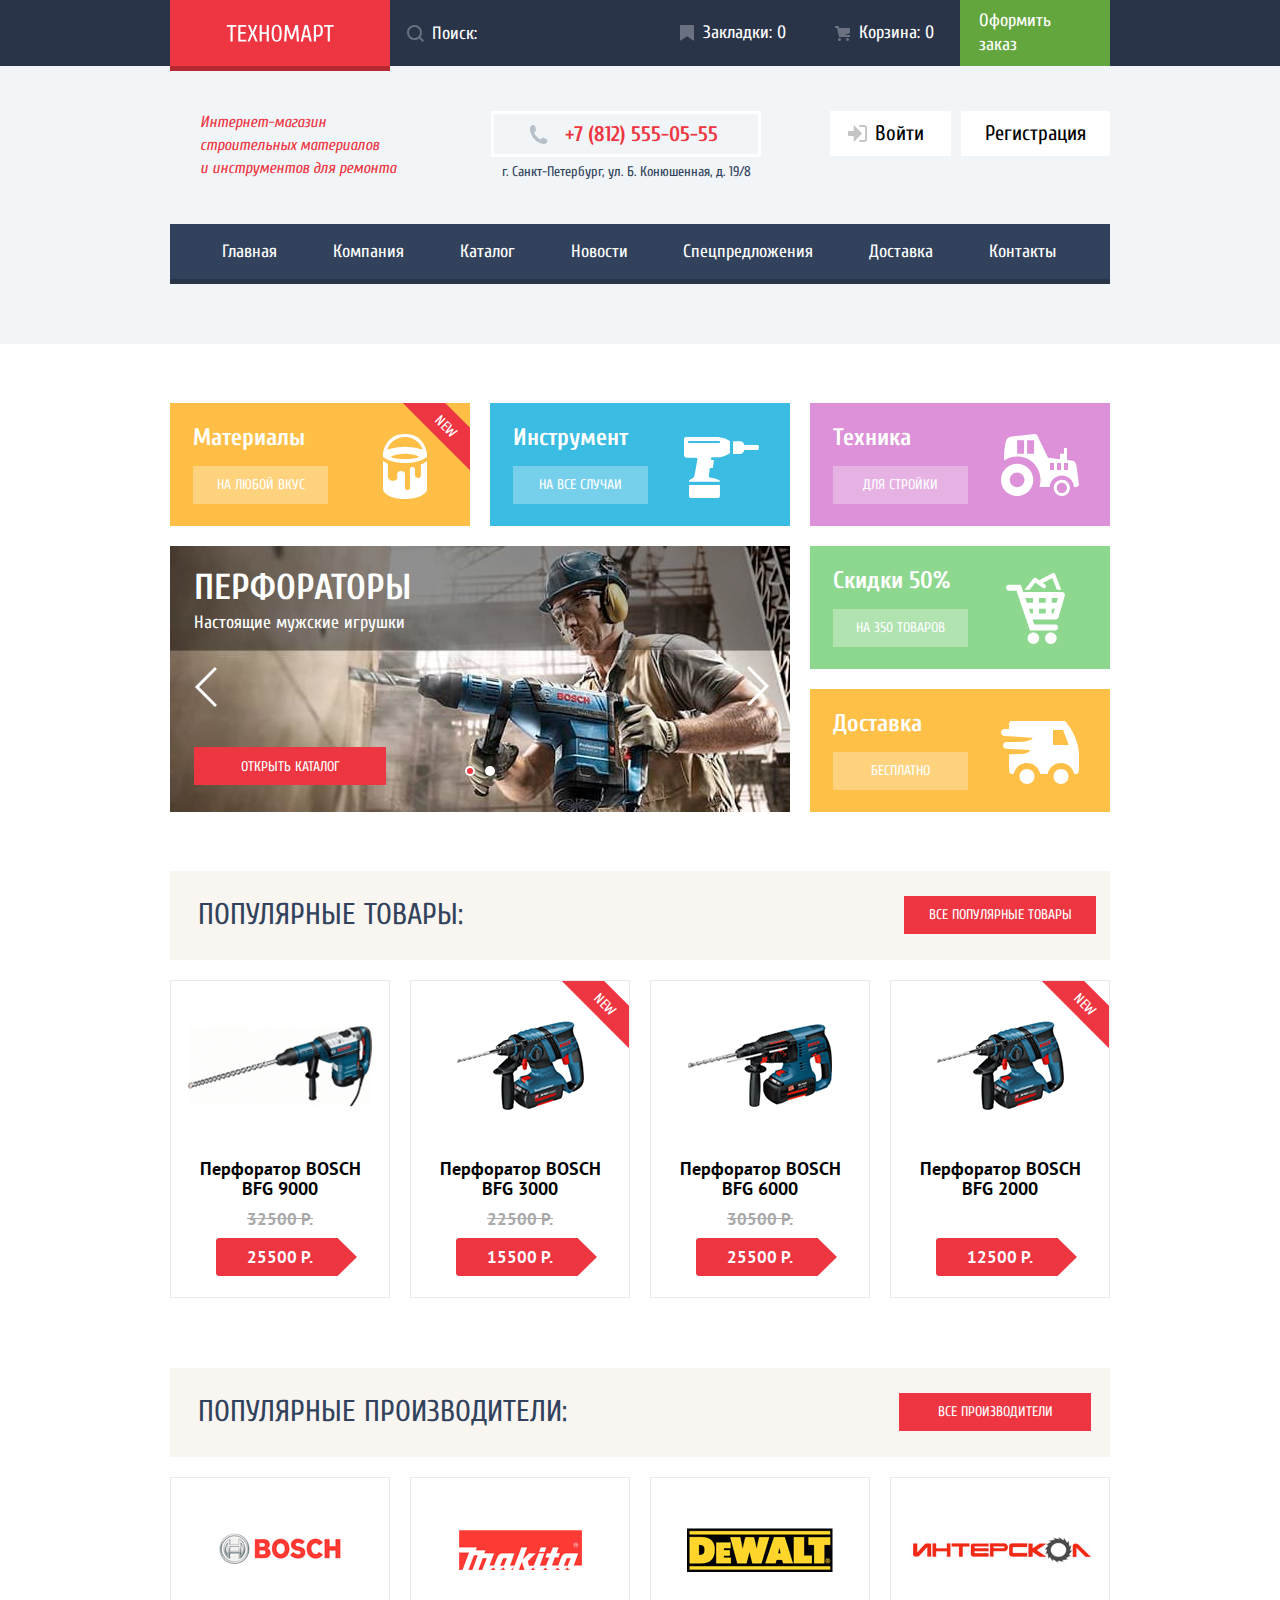
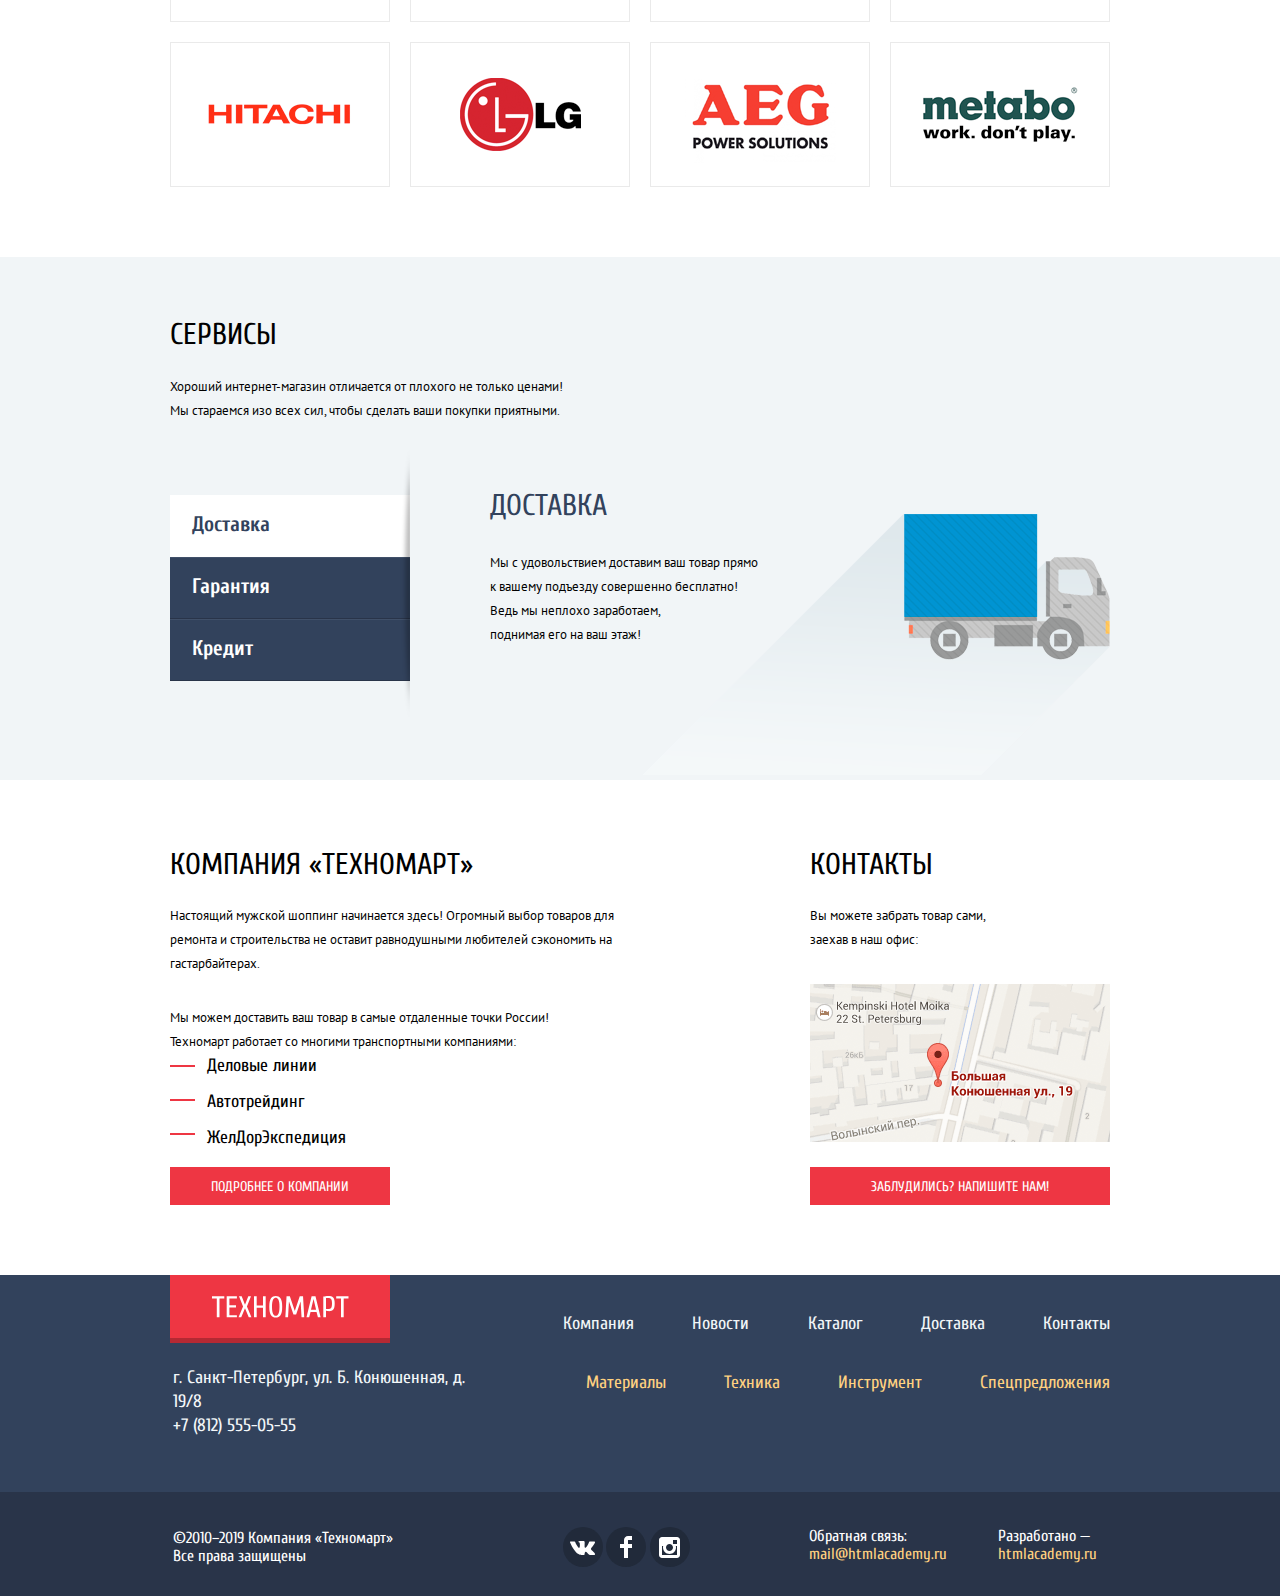
<file: index.html>
<!DOCTYPE html>
<html lang="ru" class="page">
    <head>
        <meta charset="utf-8" />
        <meta name="viewport" content="width=device-width, initial-scale=1.0" />
        <link
            href="https://fonts.googleapis.com/css2?family=Cuprum:ital,wght@0,400;0,700;1,400&family=PT+Sans:wght@400;700&display=swap"
            rel="stylesheet"
        />
        <link rel="stylesheet" href="css/normalize.css" />
        <link rel="stylesheet" href="css/styles.min.css" />
        <!-- <link rel="stylesheet" href="css/styles.css" /> -->
        <title>HTML Academy: Техномарт</title>
    </head>
    <body class="page__body">
        <header class="main-head">
            <div class="main-head__top">
                <div class="main-head__top-container container">
                    <a href="" class="main-head__logo logo"
                        ><img
                            src="img/content/logo-technomart.svg"
                            width="108"
                            height="18"
                            alt="Логотип Техномарт"
                    /></a>
                    <!-- Здесь будет форма поиска -->
                    <form
                        method="GET"
                        action="https://echo.htmlacademy.ru/"
                        class="main-head__search"
                    >
                        <input
                            type="text"
                            name="input-search"
                            id="input-search"
                            placeholder="Поиск:"
                            class="search-input"
                        />

                        <label
                            for="input-search"
                            aria-label="Поле для поиска по сайту"
                            class="search-label"
                        >
                            <svg
                                width="17"
                                height="17"
                                viewBox="0 0 17 17"
                                fill="none"
                                xmlns="http://www.w3.org/2000/svg"
                                aria-hidden="true"
                                focusable="false"
                                class="search-icon"
                            >
                                <path
                                    fill-rule="evenodd"
                                    clip-rule="evenodd"
                                    d="M13.458 12.044L17 15.586L15.586 17L12.044 13.458C10.782 14.421 9.21 15 7.5 15C3.35786 15 0 11.6421 0 7.5C0 3.35786 3.35786 0 7.5 0C11.6421 0 15 3.35786 15 7.5C15.0001 9.14309 14.4581 10.7403 13.458 12.044ZM7.5 2C4.467 2 2 4.467 2 7.5C2.00331 10.5362 4.4638 12.9967 7.5 13C10.532 13 13 10.532 13 7.5C13 4.467 10.532 2 7.5 2Z"
                                    fill="white"
                                />
                            </svg>
                        </label>
                    </form>
                    <a href="" class="main-head__bookmarks">Закладки: <span>0</span></a>
                    <a href="" class="main-head__shop-cart">Корзина:<span>0</span></a>
                    <a href="" class="main-head__order button-extra">Оформить заказ</a>
                </div>
            </div>

            <div class="container">
                <div class="main-head__bottom">
                    <p class="main-head__text">
                        <i
                            >Интернет-магазин строительных материалов и&nbsp;инструментов для
                            ремонта</i
                        >
                    </p>
                    <div class="main-head__contacts">
                        <a class="main-head__tel" href="tel:+78125550555">+7 (812) 555-05-55</a>
                        <address class="main-head__addr">
                            г. Санкт-Петербург, ул. Б. Конюшенная, д. 19/8
                        </address>
                    </div>
                    <div class="main-head__login login">
                        <a class="login__signin login__link" href="">
                            <svg
                                width="20"
                                height="17"
                                viewBox="0 0 20 17"
                                fill="none"
                                xmlns="http://www.w3.org/2000/svg"
                                aria-hidden="true"
                                focusable="false"
                                class="login-icon"
                            >
                                <path
                                    d="M14.1667 8.5L5.71429 0V6H0V11H5.71429V17L14.1667 8.5Z"
                                    fill="#3D546F"
                                />
                                <path
                                    d="M16.1771 15.01H11.3895V17H16.1771C18.2514 17 19.0381 15.19 19.0619 13.974V3.028C19.0381 1.811 18.2514 0 16.1771 0H11.3895V1.99H16.1771C16.9762 1.99 17.1219 2.671 17.1391 3.047V13.951C17.1229 14.327 16.9762 15.01 16.1771 15.01Z"
                                    fill="#3D546F"
                                />
                            </svg>
                            <span>Войти</span></a
                        >
                        <a class="login__signup login__link" href="">Регистрация</a>
                    </div>
                </div>

                <nav class="main-head__nav">
                    <ul class="nav-list">
                        <li class="nav-list__item"><a href="">Главная</a></li>
                        <li class="nav-list__item"><a href="">Компания</a></li>
                        <li class="nav-list__item"><a href="catalog.html">Каталог</a></li>
                        <li class="nav-list__item"><a href="">Новости</a></li>
                        <li class="nav-list__item"><a href="">Спецпредложения</a></li>
                        <li class="nav-list__item"><a href="">Доставка</a></li>
                        <li class="nav-list__item"><a href="">Контакты</a></li>
                    </ul>
                </nav>
            </div>
        </header>

        <main>
            <h1 class="visually-hidden">
                Техномарт - Интернет-магазин строительных материалов и инструментов для ремонта
            </h1>

            <section class="promo">
                <h2 class="visually-hidden">Промо блок</h2>
                <div class="promo__container container">
                    <article class="promo-card promo__materials label-new-container">
                        <h3 class="promo-card__head">Материалы</h3>
                        <p class="label-new">New</p>
                        <a href="" class="promo-card__link">На любой вкус</a>
                    </article>
                    <article class="promo-card promo__tool">
                        <h3 class="promo-card__head">Инструмент</h3>
                        <a href="" class="promo-card__link">На все случаи</a>
                    </article>
                    <article class="promo-card promo__tech">
                        <h3 class="promo-card__head">Техника</h3>
                        <a href="" class="promo-card__link">Для стройки</a>
                    </article>
                    <article class="promo-card promo__discount">
                        <h3 class="promo-card__head">Скидки 50%</h3>
                        <a href="" class="promo-card__link">на 350 товаров</a>
                    </article>
                    <article class="promo-card promo__shipping">
                        <h3 class="promo-card__head">Доставка</h3>
                        <a href="" class="promo-card__link">Бесплатно</a>
                    </article>
                    <section class="promo-slider">
                        <h3 class="visually-hidden">Перфораторы и Дрели</h3>
                        <ul class="promo-slider__slides">
                            <li class="promo-slider__slide promo-slider__slide_active">
                                <header>
                                    <h4 class="promo-slider__head">Перфораторы</h4>
                                    <p class="promo-slider__text">Настоящие мужские игрушки</p>
                                </header>
                                <img
                                    src="img/content/perforators.jpg"
                                    width="620"
                                    height="266"
                                    alt="Мужчина с перфоратором"
                                    class="promo-slider__image"
                                />
                                <a href="catalog.html" class="promo-slider__button button-general"
                                    >Открыть каталог</a
                                >
                            </li>

                            <li class="promo-slider__slide">
                                <header>
                                    <h4 class="promo-slider__head">Дрели</h4>
                                    <p class="promo-slider__text">Соседям на радость!</p>
                                </header>
                                <img
                                    src="img/content/drills.jpg"
                                    width="620"
                                    height="266"
                                    alt="Мужчина с дрелью"
                                    class="promo-slider__image"
                                />
                                <a href="catalog.html" class="promo-slider__button button-general"
                                    >Открыть каталог</a
                                >
                            </li>
                        </ul>

                        <ul class="promo-slider__controls slider-controls">
                            <li>
                                <button
                                    class="slider-controls__button slider-controls__button-left"
                                    type="button"
                                    aria-label="Показать предыдущий слайд"
                                >
                                    <!-- Левая стрелка -->
                                </button>
                            </li>
                            <li>
                                <button
                                    class="slider-controls__button slider-controls__button-right"
                                    type="button"
                                    aria-label="Показать следующий слайд"
                                >
                                    <!-- Правая стрелка -->
                                </button>
                            </li>
                        </ul>

                        <ul class="promo-slider__indicators slider-indicators">
                            <li class="slider-indicators__item">
                                <button
                                    class="slider-indicators__indicator slider-indicators__indicator_active"
                                    type="button"
                                    aria-label="Сделать активным слайд №1"
                                >
                                    <!-- Первый радиобаттон -->
                                </button>
                            </li>
                            <li class="slider-indicators__item">
                                <button
                                    class="slider-indicators__indicator"
                                    type="button"
                                    aria-label="Сделать активным слайд №2"
                                >
                                    <!-- Второй радиобаттон -->
                                </button>
                            </li>
                        </ul>
                    </section>
                </div>
            </section>

            <section class="pop-things container">
                <header class="pop-things__header">
                    <h2 class="pop-things__heading">Популярные товары:</h2>
                    <a href="" class="pop-things__button button-general">Все популярные товары</a>
                </header>
                <ul class="things-list">
                    <li class="thing">
                        <h3 class="thing__name">Перфоратор BOSCH BFG&nbsp;9000</h3>
                        <div class="thing__top">
                            <img
                                src="img/content/bosh-bfg-9000.png"
                                width="184"
                                height="164"
                                alt="Перфоратор BOSCH BFG 9000"
                                class="thing__img"
                            />
                            <div class="thing__controls">
                                <button
                                    class="thing__button-buy"
                                    aria-label="Добавить товар в корзину"
                                >
                                    Купить
                                </button>
                                <button class="thing__button-bookmark">В закладки</button>
                            </div>
                        </div>
                        <p class="thing__price thing__price_old"><s>32500 Р.</s></p>
                        <p class="thing__price">25500 Р.</p>
                    </li>
                    <li class="thing label-new-container">
                        <h3 class="thing__name">Перфоратор BOSCH BFG&nbsp;3000</h3>
                        <p class="label-new">New</p>
                        <div class="thing__top">
                            <img
                                src="img/content/bosh-bfg-3000.png"
                                width="127"
                                height="112"
                                alt="Перфоратор BOSCH BFG 3000"
                                class="thing__img"
                            />
                            <div class="thing__controls">
                                <button
                                    class="thing__button-buy"
                                    aria-label="Добавить товар в корзину"
                                >
                                    Купить
                                </button>
                                <button class="thing__button-bookmark">В закладки</button>
                            </div>
                        </div>
                        <p class="thing__price thing__price_old"><s>22500 Р.</s></p>
                        <p class="thing__price">15500 Р.</p>
                    </li>
                    <li class="thing">
                        <h3 class="thing__name">Перфоратор BOSCH BFG&nbsp;6000</h3>
                        <div class="thing__top">
                            <img
                                src="img/content/bosh-bfg-6000.png"
                                width="144"
                                height="128"
                                alt="Перфоратор BOSCH BFG 6000"
                                class="thing__img"
                            />
                            <div class="thing__controls">
                                <button
                                    class="thing__button-buy"
                                    aria-label="Добавить товар в корзину"
                                >
                                    Купить
                                </button>
                                <button class="thing__button-bookmark">В закладки</button>
                            </div>
                        </div>
                        <p class="thing__price thing__price_old"><s>30500 Р.</s></p>
                        <p class="thing__price">25500 Р.</p>
                    </li>
                    <li class="thing label-new-container">
                        <h3 class="thing__name">Перфоратор BOSCH BFG&nbsp;2000</h3>
                        <p class="label-new">New</p>
                        <div class="thing__top">
                            <img
                                src="img/content/bosh-bfg-2000.png"
                                width="127"
                                height="112"
                                alt="Перфоратор BOSCH BFG 2000"
                                class="thing__img"
                            />
                            <div class="thing__controls">
                                <button
                                    class="thing__button-buy"
                                    aria-label="Добавить товар в корзину"
                                >
                                    Купить
                                </button>
                                <button class="thing__button-bookmark">В закладки</button>
                            </div>
                        </div>
                        <p class="thing__price thing__price_old"></p>
                        <p class="thing__price">12500 Р.</p>
                    </li>
                </ul>
            </section>

            <section class="pop-manufacturers container">
                <header class="pop-manufacturers__header">
                    <h2 class="pop-manufacturers__heading">Популярные Производители:</h2>
                    <a href="" class="pop-manufacturers__button button-general"
                        >Все производители</a
                    >
                </header>
                <ul class="pop-manufacturers__list">
                    <li class="manufacturer">
                        <a href="">
                            <img src="img/content/bosch.png" width="126" height="37" alt="Bosh" />
                        </a>
                    </li>
                    <li class="manufacturer">
                        <a href="">
                            <img
                                src="img/content/makita.png"
                                width="123"
                                height="40"
                                alt="Makita"
                            />
                        </a>
                    </li>
                    <li class="manufacturer">
                        <a href="">
                            <img
                                src="img/content/dewalt.png"
                                width="146"
                                height="44"
                                alt="DeWALT"
                            />
                        </a>
                    </li>
                    <li class="manufacturer">
                        <a href="">
                            <img
                                src="img/content/interskol.png"
                                width="200"
                                height="76"
                                alt="Интерскол"
                            />
                        </a>
                    </li>
                    <li class="manufacturer">
                        <a href="">
                            <img
                                src="img/content/hitachi.png"
                                width="169"
                                height="31"
                                alt="Hitachi"
                            />
                        </a>
                    </li>
                    <li class="manufacturer">
                        <a href="">
                            <img src="img/content/lg.png" width="121" height="73" alt="LG" />
                        </a>
                    </li>
                    <li class="manufacturer">
                        <a href="">
                            <img src="img/content/aeg.png" width="151" height="96" alt="AEG" />
                        </a>
                    </li>
                    <li class="manufacturer">
                        <a href="">
                            <img
                                src="img/content/metabo.png"
                                width="204"
                                height="69"
                                alt="Metabo"
                            />
                        </a>
                    </li>
                </ul>
            </section>

            <section class="services">
                <div class="services-container container">
                    <h2 class="services__heading">Сервисы</h2>
                    <p class="services__text">
                        Хороший интернет-магазин отличается от плохого не только ценами! Мы
                        стараемся изо всех сил, чтобы сделать ваши покупки приятными.
                    </p>

                    <section class="services__slider">
                        <ul class="services__controls">
                            <li>
                                <button
                                    type="button"
                                    class="services__control services__control_active"
                                >
                                    Доставка
                                </button>
                            </li>
                            <li>
                                <button type="button" class="services__control">Гарантия</button>
                            </li>
                            <li>
                                <button type="button" class="services__control">Кредит</button>
                            </li>
                        </ul>

                        <ul class="services__items">
                            <li class="service service_active service__delivery">
                                <h3 class="service__heading">Доставка</h3>
                                <p class="service__text">
                                    Мы с удовольствием доставим ваш товар прямо<br />к вашему
                                    подъезду совершенно бесплатно!<br />Ведь мы неплохо
                                    заработаем,<br />поднимая его на ваш этаж!
                                </p>
                                <!-- <img
                                    src="img/decorative/service-truck.png"
                                    alt=""
                                    width="468"
                                    height="261"
                                    aria-hidden="true"
                                /> -->
                            </li>

                            <li class="service services__guarantee">
                                <h3 class="service__heading">Гарантия</h3>
                                <p class="service__text">
                                    Если купленный у нас товар поломается или заискрит, а также
                                    в&nbsp;случае пожара, спровоцированного его возгоранием, вы
                                    всегда можете быть уверены в&nbsp;нашей гарантии. Мы обменяем
                                    сгоревший товар на новый. Дом уж восстановите как-нибудь сами.
                                </p>
                                <!-- <img
                                    src="img/decorative/guarantee.png"
                                    alt=""
                                    width="389"
                                    height="283"
                                    aria-hidden="true"
                                /> -->
                            </li>
                            <li class="service services__credit">
                                <h3 class="service__heading">Кредит</h3>
                                <p class="service__text">
                                    Залезть в&nbsp;долговую яму стало проще!<br />Кредитные
                                    консультанты придут вам на помощь.
                                </p>
                                <a href="" class="services__link">Отправить заявку</a>
                                <!-- <img
                                    src="img/decorative/credit.png"
                                    alt=""
                                    width="465"
                                    height="285"
                                    aria-hidden="true"
                                /> -->
                            </li>
                        </ul>
                    </section>
                </div>
            </section>

            <div class="sections-about-map container">
                <section class="about">
                    <h2 class="visually-hidden">О нас</h2>
                    <p class="about__heading">КОМПАНИЯ «Техномарт»</p>
                    <p class="about__text">
                        Настоящий мужской шоппинг начинается здесь! Огромный выбор товаров для
                        ремонта и строительства не&nbsp;оставит равнодушными любителей сэкономить на
                        гастарбайтерах.
                    </p>
                    <p class="about__text">
                        Мы можем доставить ваш товар в самые отдаленные точки России!<br />Техномарт
                        работает со многими транспортными компаниями:
                    </p>
                    <ul class="about__partners">
                        <li class="about__partner">Деловые линии</li>
                        <li class="about__partner">Автотрейдинг</li>
                        <li class="about__partner">ЖелДорЭкспедиция</li>
                    </ul>
                    <a href="" class="about__button button-general">Подробнее о компании</a>
                </section>

                <section class="map">
                    <h2 class="map__heading">Контакты</h2>
                    <p class="map__text">Вы можете забрать товар сами,<br />заехав в наш офис:</p>
                    <a
                        href="https://goo.gl/maps/gxRiRHCjA3tm2i588"
                        target="_blank"
                        class="map__link"
                        ><img
                            src="img/content/map.png"
                            width="300"
                            height="158"
                            alt="Карта офиса по адресу улица Большая Конюшенная, 19"
                    /></a>
                    <a href="" class="map__button button-general">Заблудились? Напишите нам!</a>
                </section>
            </div>
        </main>

        <footer class="main-footer">
            <div class="main-footer__top">
                <div class="main-footer__top-container container">
                    <a href="" class="logo logo_big"
                        ><img
                            src="img/content/logo-technomart.svg"
                            width="138"
                            height="23"
                            alt="Лого Техномарт"
                    /></a>
                    <address class="main-footer__address">
                        г. Санкт-Петербург, ул. Б. Конюшенная, д. 19/8<br />
                        <a href="tel:+78125550555">+7 (812) 555-05-55</a>
                    </address>
                    <ul class="main-footer__nav-list">
                        <li class="main-footer__nav-item"><a href="">Компания</a></li>
                        <li class="main-footer__nav-item"><a href="">Новости</a></li>
                        <li class="main-footer__nav-item"><a href="catalog.html">Каталог</a></li>
                        <li class="main-footer__nav-item"><a href="">Доставка</a></li>
                        <li class="main-footer__nav-item"><a href="">Контакты</a></li>
                    </ul>
                    <ul class="main-footer__promo-list">
                        <li class="main-footer__promo-item">
                            <a href="">Материалы</a>
                        </li>
                        <li class="main-footer__promo-item"><a href="">Техника</a></li>
                        <li class="main-footer__promo-item"><a href="">Инструмент</a></li>
                        <li class="main-footer__promo-item"><a href="">Спецпредложения</a></li>
                    </ul>
                </div>
            </div>
            <div class="main-footer__bottom">
                <div class="main-footer__bottom-container container">
                    <div class="main-footer__copyright">
                        <p>&copy;2010–2019 Компания «Техномарт»</p>
                        <p>Все права защищены</p>
                    </div>
                    <section class="main-footer__social">
                        <h2 class="visually-hidden">Мы в социальных сетях</h2>
                        <ul class="social-list">
                            <li class="social-list__item">
                                <a
                                    class="social-list__vk"
                                    href=""
                                    aria-label="ссылка на страницу магазина в VK.com"
                                    ><!-- VK --></a
                                >
                            </li>
                            <li class="social-list__item">
                                <a
                                    class="social-list__facebook"
                                    href=""
                                    aria-label="ссылка на страницу магазина в Facebook"
                                    ><!-- Facebook --></a
                                >
                            </li>
                            <li class="social-list__item">
                                <a
                                    class="social-list__insta"
                                    href=""
                                    aria-label="ссылка на страницу магазина в Instagram"
                                    ><!-- Instagram --></a
                                >
                            </li>
                        </ul>
                    </section>
                    <div class="main-footer__feedback">
                        <p>Обратная связь:</p>
                        <p><a href="mailto:mail@htmlacademy.ru">mail@htmlacademy.ru</a></p>
                    </div>
                    <div class="main-footer__developer">
                        <p>Разработано &mdash;</p>
                        <p>
                            <a href="https://htmlacademy.ru/intensive/htmlcss" target="_blank"
                                >htmlacademy.ru</a
                            >
                        </p>
                    </div>
                </div>
            </div>
        </footer>

        <!-- Use class 'modal_active' to show thing below -->
        <section class="modal modal-write-us" role="dialog" aria-modal="true">
            <h2 class="visually-hidden">Форма обратной связи</h2>
            <form class="modal-write-us__form" action="https://echo.htmlacademy.ru/" method="post">
                <ul class="modal-write-us__inputs modal-container">
                    <li class="modal-write-us__input modal-write-us__input-name">
                        <label for="input-visitor-name">Ваше имя:</label>
                        <input
                            type="text"
                            id="input-visitor-name"
                            name="input-visitor-name"
                            placeholder="Имя Фамилия"
                        />
                    </li>
                    <li class="modal-write-us__input modal-write-us__input-email">
                        <label for="input-visitor-email">Ваш e-mail:</label>
                        <input
                            type="email"
                            id="input-visitor-email"
                            name="input-visitor-email"
                            placeholder="email@example.com"
                        />
                    </li>
                    <li class="modal-write-us__input modal-write-us__input-text">
                        <label for="input-visitor-text">Текст письма:</label>
                        <textarea
                            name="input-visitor-text"
                            id="input-visitor-text"
                            placeholder="В свободной форме"
                        ></textarea>
                    </li>
                </ul>
                <div class="modal-bottom">
                    <div class="modal-container">
                        <button class="button modal__button" type="submit">Отправить</button>
                    </div>
                </div>
                <button
                    type="button"
                    class="modal__button-close"
                    aria-label="Закрыть модальное окно"
                ></button>
            </form>
        </section>

        <!-- Use class 'modal_active' to show thing below -->
        <section class="modal modal-map" role="application">
            <h2 class="visually-hidden">Интерактивная карта с местоположением магазина</h2>
            <iframe
                src="https://www.google.com/maps/embed?pb=!1m18!1m12!1m3!1d1998.6037872533277!2d30.320858716096975!3d59.93871648187614!2m3!1f0!2f0!3f0!3m2!1i1024!2i768!4f13.1!3m3!1m2!1s0x4696310fca145cc1%3A0x42b32648d8238007!2sBolshaya%20Konyushennaya%20St%2C%2019%2F8%2C%20Sankt-Peterburg%2C%20191186!5e0!3m2!1sen!2sru!4v1602618598598!5m2!1sen!2sru"
                width="940"
                height="442"
                style="border: 0"
                allowfullscreen=""
                aria-hidden="false"
                tabindex="0"
            ></iframe>
            <button
                type="button"
                class="modal__button-close"
                aria-label="Закрыть модальное окно"
            ></button>
        </section>

        <!-- Use class 'modal_active' to show thing below -->
        <section class="modal modal-message" role="dialog" aria-modal="true">
            <h2 class="modal-message__heading">Товар добавлен в корзину!</h2>

            <div class="modal-bottom">
                <a class="button modal__button modal__link" href="">Оформить заказ</a>
                <button class="button modal__button modal__continue" type="button">
                    Продолжить покупки
                </button>
            </div>

            <button
                type="button"
                class="modal__button-close"
                aria-label="Закрыть модальное окно"
            ></button>
        </section>

        <script src="js/script.min.js"></script>
        <!-- <script src="js/script.js"></script> -->
    </body>
</html>
</file>
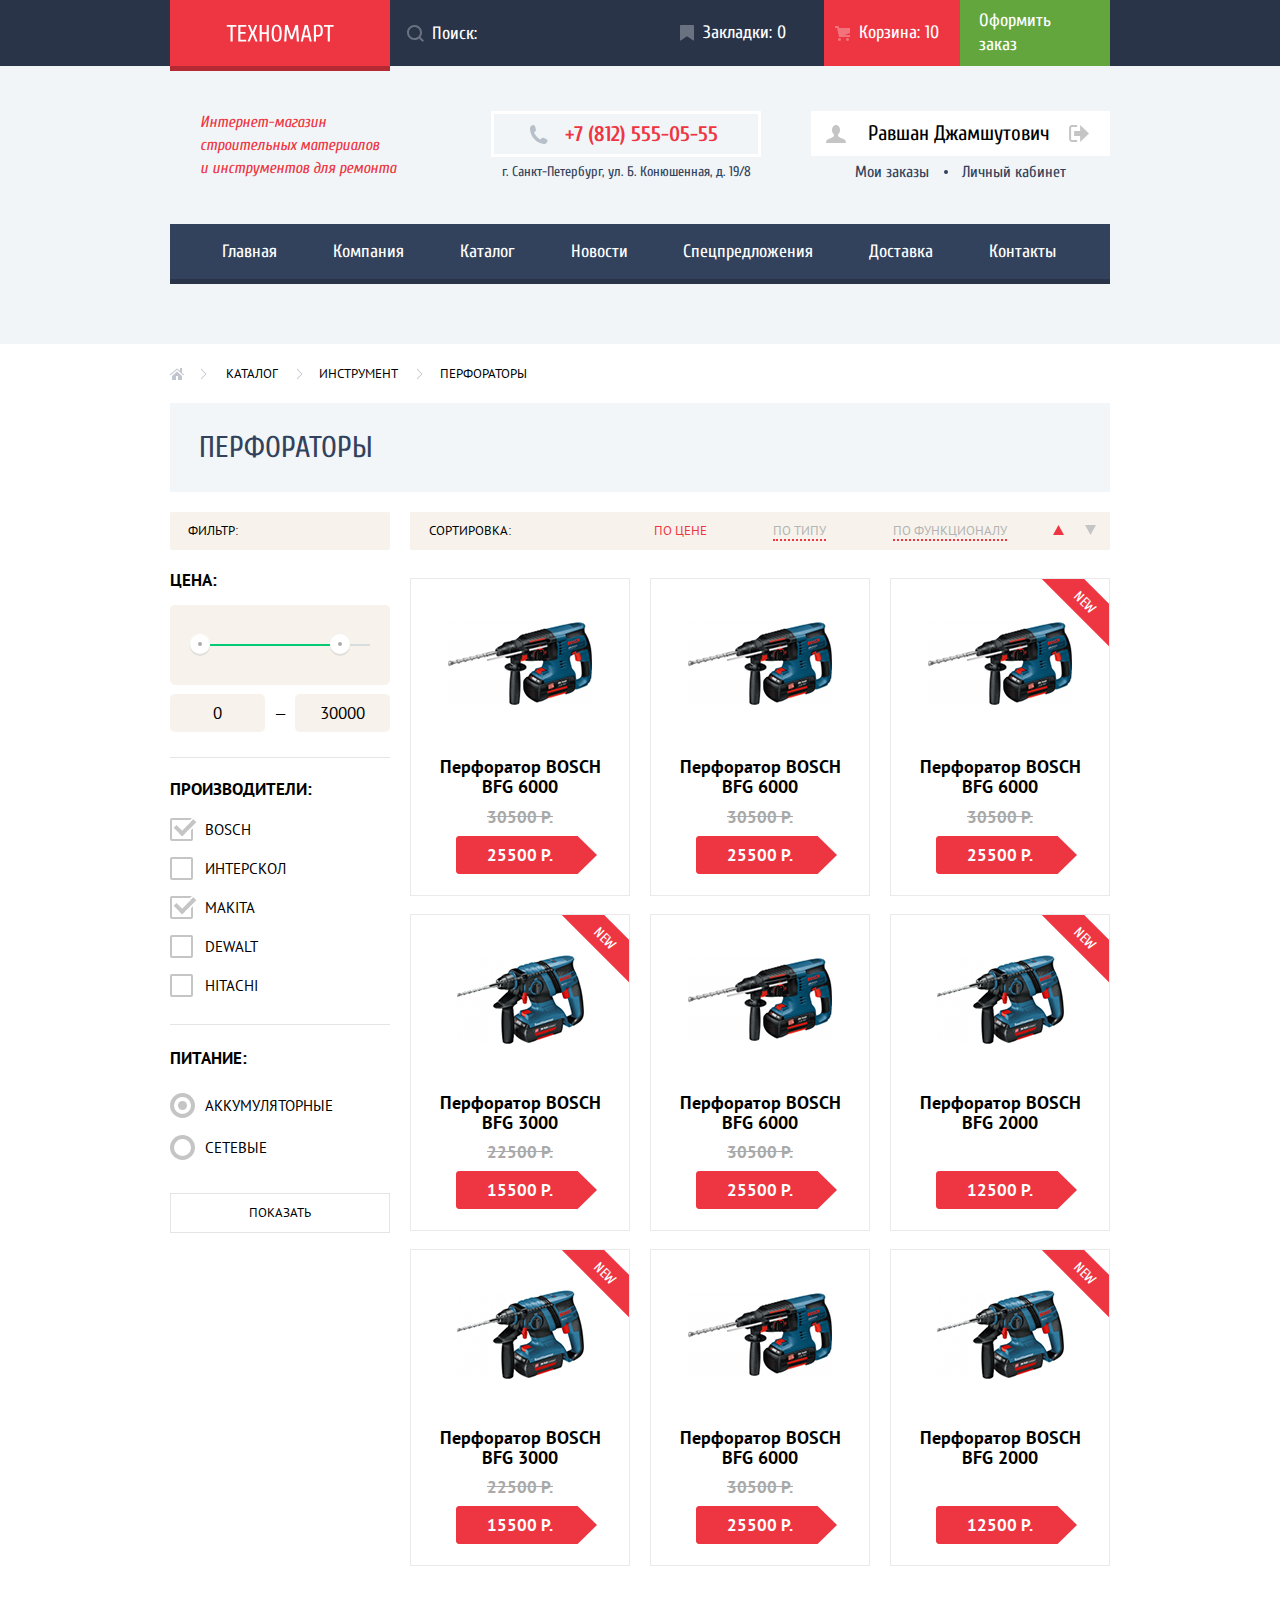
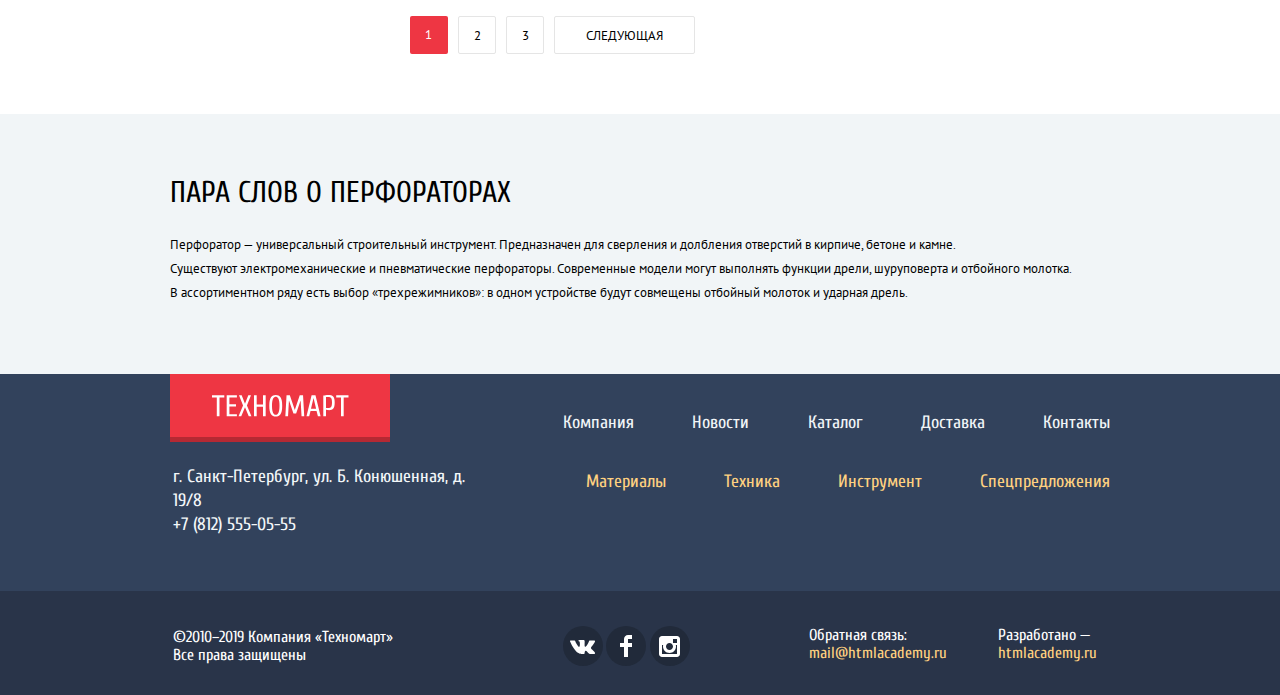
<file: catalog.html>
<!DOCTYPE html>
<html lang="ru" class="page">
    <head>
        <meta charset="UTF-8" />
        <meta name="viewport" content="width=device-width, initial-scale=1.0" />
        <link
            href="https://fonts.googleapis.com/css2?family=Cuprum:ital,wght@0,400;0,700;1,400&family=PT+Sans:wght@400;700&display=swap"
            rel="stylesheet"
        />
        <link rel="stylesheet" href="css/normalize.css" />
        <link rel="stylesheet" href="css/styles.min.css" />
        <!-- <link rel="stylesheet" href="css/styles.css" /> -->
        <title>HTML Academy: Техномарт - Каталог Товаров</title>
    </head>
    <body class="page__body page_catalog">
        <header class="main-head">
            <div class="main-head__top">
                <div class="main-head__top-container container">
                    <a href="index.html" class="main-head__logo logo"
                        ><img
                            src="img/content/logo-technomart.svg"
                            width="108"
                            height="18"
                            alt="Логотип Техномарт"
                    /></a>
                    <!-- Здесь будет форма поиска -->
                    <form
                        method="GET"
                        action="https://echo.htmlacademy.ru/"
                        class="main-head__search"
                    >
                        <input
                            type="text"
                            name="input-search"
                            id="input-search"
                            placeholder="Поиск:"
                            class="search-input"
                        />

                        <label
                            for="input-search"
                            aria-label="Поле для поиска по сайту"
                            class="search-label"
                        >
                            <svg
                                width="17"
                                height="17"
                                viewBox="0 0 17 17"
                                fill="none"
                                xmlns="http://www.w3.org/2000/svg"
                                aria-hidden="true"
                                focusable="false"
                                class="search-icon"
                            >
                                <path
                                    fill-rule="evenodd"
                                    clip-rule="evenodd"
                                    d="M13.458 12.044L17 15.586L15.586 17L12.044 13.458C10.782 14.421 9.21 15 7.5 15C3.35786 15 0 11.6421 0 7.5C0 3.35786 3.35786 0 7.5 0C11.6421 0 15 3.35786 15 7.5C15.0001 9.14309 14.4581 10.7403 13.458 12.044ZM7.5 2C4.467 2 2 4.467 2 7.5C2.00331 10.5362 4.4638 12.9967 7.5 13C10.532 13 13 10.532 13 7.5C13 4.467 10.532 2 7.5 2Z"
                                    fill="white"
                                />
                            </svg>
                        </label>
                    </form>
                    <a href="" class="main-head__bookmarks">Закладки: <span>0</span></a>
                    <a href="" class="main-head__shop-cart main-head__shop-cart_non-empty"
                        >Корзина:<span>10</span></a
                    >
                    <a href="" class="main-head__order button-extra">Оформить заказ</a>
                </div>
            </div>

            <div class="container">
                <div class="main-head__bottom">
                    <p class="main-head__text">
                        <i
                            >Интернет-магазин строительных материалов и&nbsp;инструментов для
                            ремонта</i
                        >
                    </p>
                    <div class="main-head__contacts">
                        <a class="main-head__tel" href="tel:+78125550555"
                            >+7&nbsp;(812)&nbsp;555-05-55</a
                        >
                        <address class="main-head__addr">
                            г. Санкт-Петербург, ул. Б. Конюшенная, д. 19/8
                        </address>
                    </div>
                    <div class="main-head__login main-head__login_active login">
                        <div class="login__row">
                            <a class="login__name login__link" href="">
                                <svg
                                    width="20"
                                    height="18"
                                    viewBox="0 0 20 18"
                                    fill="none"
                                    xmlns="http://www.w3.org/2000/svg"
                                    class="login-icon"
                                >
                                    <path
                                        d="M17.881 14.166C15.737 13.431 13.625 12.5 12.674 11.776C12.017 11.275 11.904 10.158 12.157 9.361C13.275 8.458 14.021 6.884 14.021 5.083C14.021 2.276 12.221 0 10 0C7.77902 0 5.97901 2.276 5.97901 5.083C5.97901 6.884 6.72501 8.457 7.84201 9.36C8.09501 10.158 7.98302 11.275 7.32502 11.776C6.37502 12.5 4.26201 13.43 2.11801 14.166C-0.0259852 14.902 1.48343e-05 18 1.48343e-05 18H20C20 18 20.025 14.901 17.881 14.166Z"
                                        fill="#C5C5C5"
                                    />
                                </svg>

                                <span>Равшан Джамшутович</span></a
                            >
                            <a class="login__logout login__link" href="" aria-label="Разлогиниться">
                                <svg
                                    width="20"
                                    height="17"
                                    viewBox="0 0 20 17"
                                    fill="none"
                                    xmlns="http://www.w3.org/2000/svg"
                                    class="login-icon"
                                >
                                    <path
                                        d="M20 8.5L11.125 0V6H5.125V11H11.125V17L20 8.5Z"
                                        fill="#C5C5C5"
                                    />
                                    <path
                                        d="M2.10591 13.952V3.048C2.12391 2.672 2.27691 1.991 3.11591 1.991H8.14291V0H3.11591C0.937914 0 0.111914 1.81 0.0869141 3.027V13.973C0.111914 15.189 0.937914 17 3.11591 17H8.14291V15.01H3.11591C2.27691 15.01 2.12391 14.327 2.10591 13.952Z"
                                        fill="#C5C5C5"
                                    />
                                </svg>
                            </a>
                        </div>
                        <a class="login__orders login__link" href="">Мои заказы</a>
                        <a class="login__cabinet login__link" href="">Личный кабинет</a>
                    </div>
                </div>

                <nav class="main-head__nav">
                    <ul class="nav-list">
                        <li class="nav-list__item"><a href="index.html">Главная</a></li>
                        <li class="nav-list__item"><a href="">Компания</a></li>
                        <li class="nav-list__item"><a href="catalog.html">Каталог</a></li>
                        <li class="nav-list__item"><a href="">Новости</a></li>
                        <li class="nav-list__item"><a href="">Спецпредложения</a></li>
                        <li class="nav-list__item"><a href="">Доставка</a></li>
                        <li class="nav-list__item"><a href="">Контакты</a></li>
                    </ul>
                </nav>
            </div>
        </header>

        <main class="catalog">
            <div class="catalog-container container">
                <h1>Перфораторы</h1>

                <section class="breadcrumbs">
                    <h2 class="visually-hidden">Хлебные крошки</h2>
                    <ul class="breadcrumbs__list">
                        <li class="breadcrumbs__item">
                            <a href="index.html" aria-label="Ссылка на главную страницу"></a>
                        </li>
                        <li class="breadcrumbs__item"><a href="catalog.html">Каталог</a></li>
                        <li class="breadcrumbs__item"><a href="">Инструмент</a></li>
                        <li class="breadcrumbs__item"><a>Перфораторы</a></li>
                    </ul>
                </section>

                <section class="filters">
                    <form method="GET" action="https://echo.htmlacademy.ru/">
                        <h2 class="filters__head">Фильтр:</h2>
                        <!--Здесь будет фильтр товаров-->

                        <fieldset class="filters__item filters__price">
                            <legend class="filters__subhead">Цена:</legend>
                            <div class="range-controls">
                                <div class="range-controls__wrapper">
                                    <div class="range-controls__scale">
                                        <div class="range-controls__bar"></div>
                                    </div>
                                    <div
                                        class="range-controls__toogle toogle-min"
                                        tabindex="0"
                                        aria-label="Уменьшить минимальную цену товаров"
                                    ></div>
                                    <div
                                        class="range-controls__toogle toogle-max"
                                        tabindex="0"
                                        aria-label="Увеличить максимальную цену товаров"
                                    ></div>
                                </div>
                            </div>
                            <div class="price-controls">
                                <label for="min-price" class="visually-hidden"
                                    >Минимальная цена</label
                                >
                                <input
                                    class="price-controls__control"
                                    type="number"
                                    id="min-price"
                                    name="min-price"
                                    value="0"
                                />
                                <label for="max-price" class="visually-hidden"
                                    >Максимальная цена</label
                                >
                                &mdash;
                                <input
                                    class="price-controls__control"
                                    type="number"
                                    id="max-price"
                                    name="max-price"
                                    value="30000"
                                />
                            </div>
                        </fieldset>

                        <section class="filters__manufacturers">
                            <h3 class="filters__subhead">Производители:</h3>
                            <ul class="filters-list manufacturers-list">
                                <li class="manufact-item">
                                    <input
                                        type="checkbox"
                                        name="checkbox-bosh"
                                        id="checkbox-bosh"
                                        value="bosсh"
                                        class="visually-hidden manufact-item__input"
                                        checked
                                    />
                                    <label for="checkbox-bosh" class="manufact-item__label"
                                        >Bosсh</label
                                    >
                                </li>
                                <li class="manufact-item">
                                    <input
                                        type="checkbox"
                                        name="checkbox-interskol"
                                        id="checkbox-interskol"
                                        value="interskol"
                                        class="visually-hidden manufact-item__input"
                                    />
                                    <label for="checkbox-interskol" class="manufact-item__label"
                                        >ИНТЕРСКОЛ</label
                                    >
                                </li>
                                <li class="manufact-item">
                                    <input
                                        type="checkbox"
                                        name="checkbox-makita"
                                        id="checkbox-makita"
                                        value="makita"
                                        class="visually-hidden manufact-item__input"
                                        checked
                                    />
                                    <label for="checkbox-makita" class="manufact-item__label"
                                        >Makita</label
                                    >
                                </li>
                                <li class="manufact-item manufact-item">
                                    <input
                                        type="checkbox"
                                        name="checkbox-dewalt"
                                        id="checkbox-dewalt"
                                        value="dewalt"
                                        class="visually-hidden manufact-item__input"
                                    />
                                    <label for="checkbox-dewalt" class="manufact-item__label"
                                        >Dewalt</label
                                    >
                                </li>
                                <li class="manufact-item">
                                    <input
                                        type="checkbox"
                                        name="checkbox-hitachi"
                                        id="checkbox-hitachi"
                                        value="hitachi"
                                        class="visually-hidden manufact-item__input"
                                    />
                                    <label for="checkbox-hitachi" class="manufact-item__label"
                                        >Hitachi</label
                                    >
                                </li>
                            </ul>
                        </section>
                        <section class="filters__power">
                            <h3 class="filters__subhead">Питание:</h3>
                            <ul class="filters-list power-list">
                                <li class="power-list__item power-item">
                                    <input
                                        type="radio"
                                        name="power"
                                        id="radio-battery"
                                        value="battery"
                                        class="visually-hidden power-item__input"
                                        checked
                                    />
                                    <label for="radio-battery" class="power-item__label"
                                        >Аккумуляторные</label
                                    >
                                </li>
                                <li class="power-list__item power-item">
                                    <input
                                        type="radio"
                                        name="power"
                                        id="radio-net"
                                        value="net"
                                        class="visually-hidden power-item__input"
                                    />
                                    <label for="radio-net" class="power-item__label">Сетевые</label>
                                </li>
                            </ul>
                        </section>
                        <button
                            class="catalog__button filters__submit"
                            type="submit"
                            aria-label="Показать товары, удовлетворяющие заданным фильтрам"
                        >
                            ПОКАЗАТЬ
                        </button>
                    </form>
                </section>

                <section class="sort">
                    <h2 class="sort__heading">Сортировка:</h2>
                    <section class="sort__params">
                        <h3 class="visually-hidden">Параметры сортировки</h3>
                        <ul class="sort-list params-list">
                            <li class="params-list__item params-list__item_active">
                                <a href="">ПО ЦЕНЕ</a>
                            </li>
                            <li class="params-list__item">
                                <a href="">ПО ТИПУ</a>
                            </li>
                            <li class="params-list__item">
                                <a href="">ПО ФУНКЦИОНАЛУ</a>
                            </li>
                        </ul>
                    </section>
                    <section class="sort__orders">
                        <h3 class="visually-hidden">Порядок сортировки</h3>
                        <ul class="sort-list orders-list">
                            <li class="orders-list__item orders-list__item_active">
                                <a
                                    href=""
                                    class="orders-arrow"
                                    aria-label="сортировка по возрастанию"
                                    ><svg
                                        width="11"
                                        height="10"
                                        viewBox="0 0 11 10"
                                        fill="none"
                                        xmlns="http://www.w3.org/2000/svg"
                                        class="orders-arrow__asc"
                                        aria-hidden="true"
                                        focusable="false"
                                    >
                                        <path d="M5.5 10L0 0H11" fill="#C5C5C5" /></svg
                                ></a>
                            </li>
                            <li class="orders-list__item">
                                <a href="" class="orders-arrow" aria-label="сортировка по убыванию">
                                    <svg
                                        width="11"
                                        height="10"
                                        viewBox="0 0 11 10"
                                        fill="none"
                                        xmlns="http://www.w3.org/2000/svg"
                                        class="orders-arrow orders-arrow__desc"
                                        aria-hidden="true"
                                        focusable="false"
                                    >
                                        <path d="M5.5 10L0 0H11" fill="#C5C5C5" /></svg
                                ></a>
                            </li>
                        </ul>
                    </section>
                </section>

                <section class="things-container">
                    <h2 class="visually-hidden">Список товаров</h2>

                    <ul class="things-list catalog-things">
                        <li class="thing">
                            <h3 class="thing__name">Перфоратор BOSCH BFG&nbsp;6000</h3>
                            <div class="thing__top">
                                <img
                                    src="img/content/bosh-bfg-6000.png"
                                    width="144"
                                    height="128"
                                    alt="Перфоратор BOSCH BFG 6000"
                                    class="thing__img"
                                />
                                <div class="thing__controls">
                                    <button
                                        class="thing__button-buy"
                                        aria-label="Добавить товар в корзину"
                                    >
                                        Купить
                                    </button>
                                    <button
                                        class="thing__button-bookmark"
                                        aria-label="Добавить товар в закладки"
                                    >
                                        В закладки
                                    </button>
                                </div>
                            </div>
                            <p class="thing__price thing__price_old"><s>30500 Р.</s></p>
                            <p class="thing__price">25500 Р.</p>
                        </li>
                        <li class="thing">
                            <h3 class="thing__name">Перфоратор BOSCH BFG&nbsp;6000</h3>
                            <div class="thing__top">
                                <img
                                    src="img/content/bosh-bfg-6000.png"
                                    width="144"
                                    height="128"
                                    alt="Перфоратор BOSCH BFG 6000"
                                    class="thing__img"
                                />
                                <div class="thing__controls">
                                    <button
                                        class="thing__button-buy"
                                        aria-label="Добавить товар в корзину"
                                    >
                                        Купить
                                    </button>
                                    <button class="thing__button-bookmark">В закладки</button>
                                </div>
                            </div>
                            <p class="thing__price thing__price_old"><s>30500 Р.</s></p>
                            <p class="thing__price">25500 Р.</p>
                        </li>
                        <li class="thing label-new-container">
                            <h3 class="thing__name">Перфоратор BOSCH BFG&nbsp;6000</h3>
                            <p class="label-new">New</p>
                            <div class="thing__top">
                                <img
                                    src="img/content/bosh-bfg-6000.png"
                                    width="144"
                                    height="128"
                                    alt="Перфоратор BOSCH BFG 6000"
                                    class="thing__img"
                                />
                                <div class="thing__controls">
                                    <button
                                        class="thing__button-buy"
                                        aria-label="Добавить товар в корзину"
                                    >
                                        Купить
                                    </button>
                                    <button class="thing__button-bookmark">В закладки</button>
                                </div>
                            </div>
                            <p class="thing__price thing__price_old"><s>30500 Р.</s></p>
                            <p class="thing__price">25500 Р.</p>
                        </li>
                        <li class="thing label-new-container">
                            <h3 class="thing__name">Перфоратор BOSCH BFG&nbsp;3000</h3>
                            <p class="label-new">New</p>
                            <div class="thing__top">
                                <img
                                    src="img/content/bosh-bfg-3000.png"
                                    width="127"
                                    height="112"
                                    alt="Перфоратор BOSCH BFG 3000"
                                    class="thing__img"
                                />
                                <div class="thing__controls">
                                    <button
                                        class="thing__button-buy"
                                        aria-label="Добавить товар в корзину"
                                    >
                                        Купить
                                    </button>
                                    <button class="thing__button-bookmark">В закладки</button>
                                </div>
                            </div>
                            <p class="thing__price thing__price_old"><s>22500 Р.</s></p>
                            <p class="thing__price">15500 Р.</p>
                        </li>
                        <li class="thing">
                            <h3 class="thing__name">Перфоратор BOSCH BFG&nbsp;6000</h3>
                            <div class="thing__top">
                                <img
                                    src="img/content/bosh-bfg-6000.png"
                                    width="144"
                                    height="128"
                                    alt="Перфоратор BOSCH BFG 6000"
                                    class="thing__img"
                                />
                                <div class="thing__controls">
                                    <button
                                        class="thing__button-buy"
                                        aria-label="Добавить товар в корзину"
                                    >
                                        Купить
                                    </button>
                                    <button class="thing__button-bookmark">В закладки</button>
                                </div>
                            </div>
                            <p class="thing__price thing__price_old"><s>30500 Р.</s></p>
                            <p class="thing__price">25500 Р.</p>
                        </li>
                        <li class="thing label-new-container">
                            <h3 class="thing__name">Перфоратор BOSCH BFG&nbsp;2000</h3>
                            <p class="label-new">New</p>
                            <div class="thing__top">
                                <img
                                    src="img/content/bosh-bfg-2000.png"
                                    width="127"
                                    height="112"
                                    alt="Перфоратор BOSCH BFG 2000"
                                    class="thing__img"
                                />
                                <div class="thing__controls">
                                    <button
                                        class="thing__button-buy"
                                        aria-label="Добавить товар в корзину"
                                    >
                                        Купить
                                    </button>
                                    <button class="thing__button-bookmark">В закладки</button>
                                </div>
                            </div>
                            <p class="thing__price thing__price_old"></p>
                            <p class="thing__price">12500 Р.</p>
                        </li>
                        <li class="thing label-new-container">
                            <h3 class="thing__name">Перфоратор BOSCH BFG&nbsp;3000</h3>
                            <p class="label-new">New</p>
                            <div class="thing__top">
                                <img
                                    src="img/content/bosh-bfg-3000.png"
                                    width="127"
                                    height="112"
                                    alt="Перфоратор BOSCH BFG 3000"
                                    class="thing__img"
                                />
                                <div class="thing__controls">
                                    <button
                                        class="thing__button-buy"
                                        aria-label="Добавить товар в корзину"
                                    >
                                        Купить
                                    </button>
                                    <button class="thing__button-bookmark">В закладки</button>
                                </div>
                            </div>
                            <p class="thing__price thing__price_old"><s>22500 Р.</s></p>
                            <p class="thing__price">15500 Р.</p>
                        </li>
                        <li class="thing">
                            <h3 class="thing__name">Перфоратор BOSCH BFG&nbsp;6000</h3>
                            <div class="thing__top">
                                <img
                                    src="img/content/bosh-bfg-6000.png"
                                    width="144"
                                    height="128"
                                    alt="Перфоратор BOSCH BFG 6000"
                                    class="thing__img"
                                />
                                <div class="thing__controls">
                                    <button
                                        class="thing__button-buy"
                                        aria-label="Добавить товар в корзину"
                                    >
                                        Купить
                                    </button>
                                    <button class="thing__button-bookmark">В закладки</button>
                                </div>
                            </div>
                            <p class="thing__price thing__price_old"><s>30500 Р.</s></p>
                            <p class="thing__price">25500 Р.</p>
                        </li>
                        <li class="thing label-new-container">
                            <h3 class="thing__name">Перфоратор BOSCH BFG&nbsp;2000</h3>
                            <p class="label-new">New</p>
                            <div class="thing__top">
                                <img
                                    src="img/content/bosh-bfg-2000.png"
                                    width="127"
                                    height="112"
                                    alt="Перфоратор BOSCH BFG 2000"
                                    class="thing__img"
                                />
                                <div class="thing__controls">
                                    <button
                                        class="thing__button-buy"
                                        aria-label="Добавить товар в корзину"
                                    >
                                        Купить
                                    </button>
                                    <button class="thing__button-bookmark">В закладки</button>
                                </div>
                            </div>
                            <p class="thing__price thing__price_old"></p>
                            <p class="thing__price">12500 Р.</p>
                        </li>
                    </ul>
                    <ul class="page-list">
                        <li class="page-list__item">
                            <a
                                class="catalog__button page-number page-number_active"
                                aria-label="Страница каталога №1"
                                >1</a
                            >
                        </li>
                        <li class="page-list__item">
                            <a
                                class="page-number catalog__button"
                                href=""
                                aria-label="Страница каталога №2"
                                >2</a
                            >
                        </li>
                        <li class="page-list__item">
                            <a
                                class="page-number catalog__button"
                                href=""
                                aria-label="Страница каталога №3"
                                >3</a
                            >
                        </li>
                        <li class="page-list__item">
                            <a
                                class="catalog__button"
                                href=""
                                aria-label="Следующая страница каталога"
                                >Следующая</a
                            >
                        </li>
                    </ul>
                </section>
            </div>

            <section class="things-info">
                <div class="container">
                    <h2 class="things-info__heading">ПАРА СЛОВ О ПЕРФОРАТОРАХ</h2>
                    <p class="things-info__text">
                        Перфоратор — универсальный строительный инструмент. Предназначен для
                        сверления и долбления отверстий в кирпиче, бетоне и камне.<br />Существуют
                        электромеханические и пневматические перфораторы. Современные модели могут
                        выполнять функции дрели, шуруповерта и отбойного молотка. <br />В
                        ассортиментном ряду есть выбор «трехрежимников»: в одном устройстве будут
                        совмещены отбойный молоток и ударная дрель.
                    </p>
                </div>
            </section>
        </main>

        <footer class="main-footer">
            <div class="main-footer__top">
                <div class="main-footer__top-container container">
                    <a href="" class="logo logo_big"
                        ><img
                            src="img/content/logo-technomart.svg"
                            width="138"
                            height="23"
                            alt="Лого Техномарт"
                    /></a>
                    <address class="main-footer__address">
                        г. Санкт-Петербург, ул. Б. Конюшенная, д. 19/8<br />
                        <a href="tel:+78125550555">+7 (812) 555-05-55</a>
                    </address>
                    <ul class="main-footer__nav-list">
                        <li class="main-footer__nav-item"><a href="">Компания</a></li>
                        <li class="main-footer__nav-item"><a href="">Новости</a></li>
                        <li class="main-footer__nav-item"><a href="catalog.html">Каталог</a></li>
                        <li class="main-footer__nav-item"><a href="">Доставка</a></li>
                        <li class="main-footer__nav-item"><a href="">Контакты</a></li>
                    </ul>
                    <ul class="main-footer__promo-list">
                        <li class="main-footer__promo-item">
                            <a href="">Материалы</a>
                        </li>
                        <li class="main-footer__promo-item"><a href="">Техника</a></li>
                        <li class="main-footer__promo-item"><a href="">Инструмент</a></li>
                        <li class="main-footer__promo-item"><a href="">Спецпредложения</a></li>
                    </ul>
                </div>
            </div>
            <div class="main-footer__bottom">
                <div class="main-footer__bottom-container container">
                    <div class="main-footer__copyright">
                        <p>&copy;2010–2019 Компания «Техномарт»</p>
                        <p>Все права защищены</p>
                    </div>
                    <section class="main-footer__social">
                        <h2 class="visually-hidden">Мы в социальных сетях</h2>
                        <ul class="social-list">
                            <li class="social-list__item">
                                <a
                                    class="social-list__vk"
                                    href=""
                                    aria-label="ссылка на страницу магазина в VK.com"
                                    ><!-- VK --></a
                                >
                            </li>
                            <li class="social-list__item">
                                <a
                                    class="social-list__facebook"
                                    href=""
                                    aria-label="ссылка на страницу магазина в Facebook"
                                    ><!-- Facebook --></a
                                >
                            </li>
                            <li class="social-list__item">
                                <a
                                    class="social-list__insta"
                                    href=""
                                    aria-label="ссылка на страницу магазина в Instagram"
                                    ><!-- Instagram --></a
                                >
                            </li>
                        </ul>
                    </section>
                    <div class="main-footer__feedback">
                        <p>Обратная связь:</p>
                        <p><a href="mailto:mail@htmlacademy.ru">mail@htmlacademy.ru</a></p>
                    </div>
                    <div class="main-footer__developer">
                        <p>Разработано &mdash;</p>
                        <p>
                            <a href="https://htmlacademy.ru/intensive/htmlcss" target="_blank"
                                >htmlacademy.ru</a
                            >
                        </p>
                    </div>
                </div>
            </div>
        </footer>

        <!-- Use class 'modal_active' to show thing below -->
        <section class="modal modal-message" role="dialog" aria-modal="true">
            <h2 class="modal-message__heading">Товар добавлен в корзину!</h2>

            <div class="modal-bottom">
                <a class="button modal__button modal__link" href="">Оформить заказ</a>
                <button class="button modal__button modal__continue" type="button">
                    Продолжить покупки
                </button>
            </div>

            <button
                type="button"
                class="modal__button-close"
                aria-label="Закрыть модальное окно"
            ></button>
        </section>

        <script src="js/script.min.js"></script>
        <!-- <script src="js/script.js"></script> -->
    </body>
</html>
</file>
<file: css/styles.css>
:root {
    --basic-white: #fff;
    --basic-white-half: rgba(255, 255, 255, 0.5);
    --basic-white-third: rgba(255, 255, 255, 0.3);
    --basic-white-rgb: 255, 255, 255;
    --basic-black: #000;
    --bgcolor-slider-header: rgba(0, 0, 0, 0.25);
    --basic-shadow: rgba(0, 0, 0, 0.24);
    --extra-shadow: rgba(0, 0, 0, 0.15);
    --basic-gray: #c5c5c5;
    --basic-gray-third: rgba(197, 197, 197, 0.3);
    --basic-gray-extra: #a9a9a9;
    --basic-gray-extra-third: rgba(169, 169, 169, 0.3);
    --color-gray-other: #d7dcde;
    --color-gray-other2: #ababab;
    --color-gray-shadow: #e0ded9;
    --bgcolor-modal-write-us: #f4f4f4;
    --bgcolor-dark-main: #293449;
    --bgcolor-dark-main-active: #161d29;
    --bgcolor-dark-extra: #32425c;
    --bgcolor-nav-active: #1d2739;
    --bgcolor-socio: #212a3a;
    --bgcolor-basic: #f1f5f7;
    --bgcolor-extra: #f9f5f0;
    --bgcolor-catalog-head: #f2f6f8;
    --bgcolor-catalog: #f7f3ec;

    --color-general: #ee3643;
    --color-general-hover: #ca2c37;
    --color-general-active: #ba2732;
    --color-footer: #f3f7f9;
    --color-footer-extra: #ffd180;
    --bgcolor-button-extra: #63a63e;
    --bgcolor-button-extra-hover: #5fbb2d;
    --color-green-dark: #367315;
    --color-green-dark2: #518534;
    --color-green-other: #00ca74;
    --bgcolor-card-material: #ffbf47;
    --bgcolor-card-tool: #3bbce3;
    --bgcolor-card-tech: #dc91d8;
    --bgcolor-card-discount: #8ed78f;
    --bgcolor-card-shipping: #ffc047;
    --bgcolor-services-link: #ff5357;
    --color-shadow-dark: #405069;
    --border-color: #eaeaea;
    --border-color-catalog: #e5e5e5;
    --color-sort: #b3b3b3;
    --color-input-hover: #b5b5b5;
    --icon-color: #3d546f;
    --font-family-main: "Cuprum", Arial, sans-serif;
    --font-family-second: "PT Sans", Arial, sans-serif;
}

/* =========================== */
/* Default styles */
/* =========================== */

.page {
    height: 100%;
}

.page__body {
    min-width: 960px;
    margin: 0;
    padding: 0;
    min-height: 100%;
    font-family: var(--font-family-main);
    display: -ms-grid;
    display: grid;
    -ms-grid-rows: -webkit-min-content 1fr -webkit-min-content;
    -ms-grid-rows: min-content 1fr min-content;
    grid-template-rows: -webkit-min-content 1fr -webkit-min-content;
    grid-template-rows: min-content 1fr min-content;
    -ms-flex-line-pack: start;
    align-content: start;
}

/* =========================== */
/* END of Default styles */
/* =========================== */

/* =========================== */
/* Classes for common things */
/* =========================== */

.container {
    width: 940px;
    margin: 0 auto;
    padding: 0 10px;
}

.button-extra {
    background-color: var(--bgcolor-button-extra);
}

.button-extra:hover {
    background-color: var(--bgcolor-button-extra-hover);
}

.button-general,
.button-general:active {
    font-size: 14px;
    line-height: 18px;
    color: var(--basic-white);
    text-decoration: none;
    text-transform: uppercase;
    text-align: center;
}

.button-general {
    background-color: var(--color-general);
}

.button-general:hover {
    background-color: var(--color-general-hover);
}

.button-general:active {
    background-color: var(--color-general-active);
}

.visually-hidden {
    position: absolute;
    clip: rect(1px 1px 1px 1px); /* IE6, IE7 */
    clip: rect(1px, 1px, 1px, 1px);
    padding: 0;
    border: 0;
    height: 1px;
    width: 1px;
    overflow: hidden;
}

.label-new-container {
    position: relative;
    overflow: hidden;
}

.label-new {
    margin: 0;
    font-family: var(--font-family-main);
    font-size: 14px;
    line-height: 18px;
    text-transform: uppercase;
    -webkit-box-sizing: border-box;
    box-sizing: border-box;
    width: 100px;
    height: 30px;
    color: var(--basic-white);
    background-color: var(--color-general);
    display: -webkit-box;
    display: -ms-flexbox;
    display: flex;
    -webkit-box-align: center;
    -ms-flex-align: center;
    align-items: center;
    -webkit-box-pack: center;
    -ms-flex-pack: center;
    justify-content: center;
    -webkit-transform: rotate(45deg);
    -ms-transform: rotate(45deg);
    transform: rotate(45deg);
    position: absolute;
    top: 9px;
    right: -28px;
    padding-top: 4px;
    padding-right: 4px;
}

/* =========================== */
/* END of Classes for common things */
/* =========================== */

/* =========================== */
/* HEADER */
/* =========================== */

.main-head {
    background-color: var(--bgcolor-basic);
    padding-bottom: 60px;
    margin-bottom: 59px;
}

.main-head__top {
    background-color: var(--bgcolor-dark-main);
    color: var(--basic-white);
    font-size: 18px;
    line-height: 24px;
    min-height: 42px;
    display: -webkit-box;
    display: -ms-flexbox;
    display: flex; /* To stretch all childs */
}

.main-head__top-container {
    display: -webkit-box;
    display: -ms-flexbox;
    display: flex;
}

.main-head__top-container > *:not(.logo) {
    display: -webkit-box;
    display: -ms-flexbox;
    display: flex;
    -webkit-box-align: center;
    -ms-flex-align: center;
    align-items: center;
}

.logo {
    -webkit-box-sizing: border-box;
    box-sizing: border-box;
    width: 220px;
    padding: 12px;
    display: -webkit-box;
    display: -ms-flexbox;
    display: flex;
    -webkit-box-align: center;
    -ms-flex-align: center;
    align-items: center;
    -webkit-box-pack: center;
    -ms-flex-pack: center;
    justify-content: center;
    background-color: var(--color-general);
    -webkit-box-shadow: 0px 5px 0px var(--basic-shadow), 0px 5px 0px var(--color-general);
    box-shadow: 0px 5px 0px var(--basic-shadow), 0px 5px 0px var(--color-general);
}

.logo:active {
    background-color: var(--color-general-active);
}

.main-head__search {
    -webkit-box-flex: 1;
    -ms-flex: 1 1 271px;
    flex: 1 1 271px;
    position: relative;
}

.search-input {
    -webkit-box-sizing: border-box;
    box-sizing: border-box;
    width: 100%;
    height: 100%;
    border: none;
    background-color: var(--bgcolor-dark-main);
    padding: 9px 42px;
    font-size: 18px;
    line-height: 24px;
    color: var(--basic-white);
    -webkit-transition: 0.2s;
    -o-transition: 0.2s;
    transition: 0.2s;
}

.search-input::-webkit-input-placeholder {
    color: inherit;
    opacity: 1;
}

.search-input::-moz-placeholder {
    color: inherit;
    opacity: 1;
}

.search-input:-ms-input-placeholder {
    color: inherit;
    opacity: 1;
}

.search-input::-ms-input-placeholder {
    color: inherit;
    opacity: 1;
}

.search-input::placeholder {
    color: inherit;
    opacity: 1;
}

.search-input:focus {
    background-color: var(--basic-white);
    outline: none;
    color: var(--basic-black);
}

.search-label {
    opacity: 0.3;
    position: absolute;
    left: 17px;
    display: -webkit-box;
    display: -ms-flexbox;
    display: flex;
    -webkit-box-align: center;
    -ms-flex-align: center;
    align-items: center;
    cursor: text;
}

.search-input:hover + .search-label {
    opacity: 1;
}

.search-input:focus + .search-label {
    opacity: 1;
}

.search-input:focus + .search-label path {
    fill: var(--color-general);
}

.main-head__bookmarks,
.main-head__shop-cart,
.main-head__order {
    -webkit-box-pack: center;
    -ms-flex-pack: center;
    justify-content: center;
    -webkit-box-sizing: border-box;
    box-sizing: border-box;
}

.main-head__bookmarks,
.main-head__shop-cart {
    padding: 9px 24px 9px 20px;
}

.main-head__bookmarks {
    padding-right: 38px;
}

.main-head__shop-cart {
    -webkit-box-sizing: border-box;
    box-sizing: border-box;
    width: 136px;
    padding-right: 36px;
}

.main-head__shop-cart_non-empty {
    background-color: var(--color-general);
    padding-right: 30px;
}

.main-head__order {
    width: 150px;
    padding: 9px 16px 9px 19px;
}

.main-head__top a {
    color: var(--basic-white);
    text-decoration: none;
}

.main-head__top a:visited {
    color: var(--basic-white);
}

.main-head__bookmarks:active,
.main-head__shop-cart:active,
.main-head__order:active {
    color: var(--basic-white-half);
}

.main-head__bookmarks:active,
.main-head__shop-cart:active {
    background-color: var(--bgcolor-dark-main-active);
}

.main-head__shop-cart_non-empty:hover {
    background-color: var(--color-general-hover);
}

.main-head__shop-cart_non-empty:active {
    background-color: var(--color-general-active);
}

.main-head__bookmarks::before {
    content: "";
    display: inline-block;
    vertical-align: middle;
    min-width: 14px;
    min-height: 16px;
    opacity: 0.3;
    margin-right: 9px;
    background-image: url("../img/decorative/icon-bookmark.svg");
    background-repeat: no-repeat;
}

.main-head__shop-cart::before {
    content: "";
    display: inline-block;
    vertical-align: middle;
    min-width: 15px;
    min-height: 15px;
    opacity: 0.3;
    margin-right: 9px;
    background-image: url("../img/decorative/icon-cart.svg");
    background-repeat: no-repeat;
}

.main-head__bookmarks:hover::before,
.main-head__shop-cart:hover::before {
    opacity: 1;
}

.main-head__bookmarks:active::before,
.main-head__shop-cart:active::before {
    opacity: 0.3;
}

.main-head__bookmarks span,
.main-head__shop-cart span {
    margin-left: 5px;
}

.main-head__bottom {
    display: -webkit-box;
    display: -ms-flexbox;
    display: flex;
    -webkit-box-align: start;
    -ms-flex-align: start;
    align-items: start;
    margin: 45px 0px 40px;
}

.main-head__text {
    width: 197px;
    color: var(--color-general);
    font-size: 16px;
    line-height: 23px;
    margin: 0;
    margin-left: 30px;
    margin-right: 94px;
}

.main-head__contacts {
    width: 270px;
    justify-self: center;
    display: -webkit-box;
    display: -ms-flexbox;
    display: flex;
    -webkit-box-orient: vertical;
    -webkit-box-direction: normal;
    -ms-flex-direction: column;
    flex-direction: column;
    -webkit-box-align: center;
    -ms-flex-align: center;
    align-items: center;
}

.main-head__tel {
    width: 270px;
    color: var(--color-general);
    font-weight: bold;
    font-size: 21px;
    line-height: 30px;
    text-decoration: none;
    -webkit-box-shadow: inset 3px 3px 0 var(--basic-white), inset -3px -3px 0 var(--basic-white);
    box-shadow: inset 3px 3px 0 var(--basic-white), inset -3px -3px 0 var(--basic-white);
    -webkit-box-sizing: border-box;
    box-sizing: border-box;
    padding: 8px 39px 8px 38px;
    display: -webkit-box;
    display: -ms-flexbox;
    display: flex;
    -webkit-box-align: center;
    -ms-flex-align: center;
    align-items: center;
}

.main-head__tel::before {
    content: "";
    display: inline-block;
    vertical-align: middle;
    min-width: 19px;
    min-height: 19px;
    width: 19px;
    height: 19px;
    margin-right: 16.5px;
    background-image: url("../img/decorative/icon-phone.svg");
    background-repeat: no-repeat;
}

.main-head__addr {
    color: var(--bgcolor-dark-extra);
    font-size: 14px;
    line-height: 24px;
    font-style: normal;
    margin-top: 3px;
    text-align: center;
}

.main-head__login {
    font-size: 21px;
    line-height: 21px;
    margin-left: auto;
    display: -webkit-box;
    display: -ms-flexbox;
    display: flex;
}

.main-head__login_active {
    -ms-flex-wrap: wrap;
    flex-wrap: wrap;
    width: 299px;
}

.login__link,
.login__link:visited {
    display: -webkit-box;
    display: -ms-flexbox;
    display: flex;
    -webkit-box-align: center;
    -ms-flex-align: center;
    align-items: center;
    text-decoration: none;
    color: var(--basic-black);
    background-color: var(--basic-white);
    overflow-wrap: anywhere;
}

.login__link svg {
    -ms-flex-negative: 0;
    flex-shrink: 0;
}

.login__signin.login__link {
    -webkit-box-sizing: border-box;
    box-sizing: border-box;
    width: 121px;
    margin-right: 10px;
    padding: 10px 18px;
}

.login__signup.login__link {
    padding: 12px 24px;
}

.login__link:hover {
    color: var(--color-general);
}

.login__link:active {
    color: var(--basic-gray);
}

.login__signin .login__link {
    display: -webkit-box;
    display: -ms-flexbox;
    display: flex;
    -webkit-box-align: center;
    -ms-flex-align: center;
    align-items: center;
}

.login__signin .login-icon {
    margin-right: 7px;
}

.login-icon path {
    fill: var(--basic-gray);
}

.login__signin:hover path {
    fill: var(--icon-color);
}

.login__signin:active path {
    fill: var(--basic-gray);
}

.main-head__nav {
    background-color: var(--bgcolor-dark-extra);
    -webkit-box-shadow: inset 0px -5px 0px var(--bgcolor-dark-main);
    box-shadow: inset 0px -5px 0px var(--bgcolor-dark-main);
    font-size: 18px;
    line-height: 24px;
    color: var(--basic-white);
}

.nav-list {
    list-style-type: none;
    padding: 0;
    margin: 0;
    display: -webkit-box;
    display: -ms-flexbox;
    display: flex;
    -ms-flex-wrap: wrap;
    flex-wrap: wrap;
}

.nav-list__item {
    -webkit-box-flex: 1;
    -ms-flex-positive: 1;
    flex-grow: 1;
    text-align: center;
    -webkit-transition: 0.2s;
    -o-transition: 0.2s;
    transition: 0.2s;
}

.nav-list__item:first-child a {
    padding-left: 24px;
}

.nav-list__item:last-child a {
    padding-right: 26px;
}

.nav-list__item:hover {
    background-color: var(--bgcolor-dark-main);
}

.nav-list__item:active {
    background-color: var(--bgcolor-nav-active);
}

.main-head__nav a,
.main-head__nav a:visited {
    display: inline-block;
    vertical-align: middle;
    width: 100%;
    -webkit-box-sizing: border-box;
    box-sizing: border-box;
    padding: 16px 0 20px 0;
    text-decoration: none;
    color: var(--basic-white);
}

.main-head__nav a:active {
    opacity: 0.5;
}

/* =========================== */
/* END of HEADER */
/* =========================== */

/* =========================== */
/* PROMO SECTION */
/* =========================== */

.promo {
    margin-bottom: 59px;
}

.promo__container {
    display: -ms-grid;
    display: grid;
    -ms-grid-columns: 1fr 20px 1fr 20px 1fr;
    grid-template-columns: repeat(3, 1fr);
    -ms-grid-rows: minmax(123px, auto) 20px minmax(123px, auto) 20px minmax(123px, auto);
    grid-template-rows: repeat(3, minmax(123px, auto));
    gap: 20px;
}

.promo__container > *:nth-child(1) {
    -ms-grid-row: 1;
    -ms-grid-column: 1;
}

.promo__container > *:nth-child(2) {
    -ms-grid-row: 1;
    -ms-grid-column: 3;
}

.promo__container > *:nth-child(3) {
    -ms-grid-row: 1;
    -ms-grid-column: 5;
}

.promo__container > *:nth-child(4) {
    -ms-grid-row: 3;
    -ms-grid-column: 1;
}

.promo__container > *:nth-child(5) {
    -ms-grid-row: 3;
    -ms-grid-column: 3;
}

.promo__container > *:nth-child(6) {
    -ms-grid-row: 3;
    -ms-grid-column: 5;
}

.promo__container > *:nth-child(7) {
    -ms-grid-row: 5;
    -ms-grid-column: 1;
}

.promo__container > *:nth-child(8) {
    -ms-grid-row: 5;
    -ms-grid-column: 3;
}

.promo__container > *:nth-child(9) {
    -ms-grid-row: 5;
    -ms-grid-column: 5;
}

.promo-card {
    color: var(--basic-white);
    padding: 20px 142px 22px 23px;
    display: -webkit-box;
    display: -ms-flexbox;
    display: flex;
    -webkit-box-orient: vertical;
    -webkit-box-direction: normal;
    -ms-flex-direction: column;
    flex-direction: column;
}

.promo-card__head {
    margin: 0;
    margin-bottom: 13px;
    font-size: 24px;
    line-height: 30px;
    font-weight: bold;
    word-break: break-all;
}

.promo-card__link,
.promo-card__link:visited {
    display: -webkit-box;
    display: -ms-flexbox;
    display: flex;
    -webkit-box-align: center;
    -ms-flex-align: center;
    align-items: center;
    -webkit-box-pack: center;
    -ms-flex-pack: center;
    justify-content: center;
    -webkit-box-sizing: border-box;
    box-sizing: border-box;
    width: 135px;
    padding: 10px;
    background-color: var(--basic-white-third);
    color: var(--basic-white);
    font-size: 14px;
    line-height: 18px;
    text-decoration: none;
    text-transform: uppercase;
    margin-top: auto;
}

.promo-card__link:hover {
    background-color: var(--basic-gray-third);
}

.promo-card__link:active {
    background-color: var(--basic-gray-extra-third);
}

.promo-card {
    background-repeat: no-repeat;
}

.promo__materials {
    background-color: var(--bgcolor-card-material);
    background-image: url("../img/decorative/icon-bucket.svg");
    background-position: right 43px top 53%;
}

.promo__tool {
    background-color: var(--bgcolor-card-tool);
    background-image: url("../img/decorative/icon-drill.svg");
    background-position: right 31px top 55%;
}

.promo__tech {
    background-color: var(--bgcolor-card-tech);
    background-image: url("../img/decorative/icon-tractor.svg");
    background-position: right 31px top 50%;
}

.promo__discount {
    background-color: var(--bgcolor-card-discount);
    background-image: url("../img/decorative/icon-basket.svg");
    background-position: right 45px top 50%;
}

.promo__shipping {
    background-color: var(--bgcolor-card-shipping);
    background-image: url("../img/decorative/icon-truck.svg");
    background-position: right 31px top 54%;
}

.promo-slider {
    grid-row: 2 / -1;
    grid-column: 1 / -2;
    overflow: hidden;
    position: relative;
}

.promo-slider ul {
    list-style-type: none;
    padding: 0;
    margin: 0;
}

.promo-slider__slides {
    height: 100%;
}

.promo-slider__slide {
    height: 100%;
    color: var(--basic-white);
    display: none;
}

.promo-slider__slide * {
    z-index: 1;
}

.promo-slider__slide_active {
    display: -webkit-box;
    display: -ms-flexbox;
    display: flex;
    -webkit-box-orient: vertical;
    -webkit-box-direction: normal;
    -ms-flex-direction: column;
    flex-direction: column;
    -webkit-box-pack: justify;
    -ms-flex-pack: justify;
    justify-content: space-between;
}

.promo-slider__image {
    position: absolute;
    top: 0;
    left: 0;
    z-index: -1;
}

.promo-slider__slide header {
    -webkit-box-sizing: border-box;
    box-sizing: border-box;
    height: 104px;
    background-color: var(--bgcolor-slider-header);
    padding: 24px 24px 11px;
}

.promo-slider__head {
    font-weight: bold;
    font-size: 36px;
    line-height: 36px;
    text-transform: uppercase;
    margin: 0;
    margin-bottom: 5px;
}

.promo-slider__text {
    font-size: 18px;
    line-height: 24px;
    margin: 0;
}

.promo-slider__button {
    -webkit-box-sizing: border-box;
    box-sizing: border-box;
    width: 192px;
    padding: 11px 46px 9px;
    margin-left: 24px;
    margin-bottom: 27px;
}

.slider-controls__button {
    position: absolute;
    top: calc(50% - 13px);
    width: 23px;
    height: 41px;
    border: none;
    background-color: transparent;
    background-image: url("../img/decorative/slider-arrow.svg");
    background-repeat: no-repeat;
}

.slider-controls__button-left {
    left: 24px;
}

.slider-controls__button-right {
    right: 20px;
    -webkit-transform: rotate(180deg);
    -ms-transform: rotate(180deg);
    transform: rotate(180deg);
}

.promo-slider__indicators {
    display: -webkit-box;
    display: -ms-flexbox;
    display: flex;
    -webkit-box-pack: center;
    -ms-flex-pack: center;
    justify-content: center;
    position: absolute;
    bottom: 36px;
    left: 0;
    right: 0;
}

.slider-indicators__item + .slider-indicators__item {
    margin-left: 10px;
}

.slider-indicators__indicator {
    width: 10px;
    height: 10px;
    padding: 0;
    border: none;
    border-radius: 50%;
    background-color: var(--basic-white);
    display: -webkit-box;
    display: -ms-flexbox;
    display: flex;
    -webkit-box-align: center;
    -ms-flex-align: center;
    align-items: center;
    -webkit-box-pack: center;
    -ms-flex-pack: center;
    justify-content: center;
}

.slider-indicators__indicator_active::before {
    content: "";
    display: inline-block;
    vertical-align: middle;
    width: 6px;
    height: 6px;
    border-radius: 50%;
    background-color: var(--color-general);
}

/* =========================== */
/* END of PROMO SECTION */
/* =========================== */

/* =========================== */
/* POP THINGS SECTION */
/* =========================== */

.pop-things {
    margin-bottom: 70px;
}

.pop-things__header {
    display: -webkit-box;
    display: -ms-flexbox;
    display: flex;
    -webkit-box-align: center;
    -ms-flex-align: center;
    align-items: center;
    padding: 25px 14px 26px 28px;
    background-color: var(--bgcolor-extra);
    margin-bottom: 20px;
}

.pop-things__heading {
    font-weight: normal;
    font-size: 30px;
    line-height: 30px;
    margin: 0;
    color: var(--bgcolor-dark-extra);
    text-transform: uppercase;
}

.pop-things__button {
    margin-left: auto;
    width: 192px;
    padding: 10px 0;
    text-align: center;
    -ms-flex-negative: 0;
    flex-shrink: 0;
}

.things-list {
    list-style-type: none;
    padding: 0;
    margin: 0;
    font-family: var(--font-family-second);
    display: -ms-grid;
    display: grid;
    -ms-grid-columns: 1fr 20px 1fr 20px 1fr 20px 1fr;
    grid-template-columns: repeat(4, 1fr);
    -ms-grid-rows: minmax(318px, auto);
    grid-template-rows: minmax(318px, auto);
    gap: 18px 20px;
    -webkit-box-pack: center;
    -ms-flex-pack: center;
    justify-content: center;
}

.things-list > *:nth-child(1) {
    -ms-grid-row: 1;
    -ms-grid-column: 1;
}

.things-list > *:nth-child(2) {
    -ms-grid-row: 1;
    -ms-grid-column: 3;
}

.things-list > *:nth-child(3) {
    -ms-grid-row: 1;
    -ms-grid-column: 5;
}

.things-list > *:nth-child(4) {
    -ms-grid-row: 1;
    -ms-grid-column: 7;
}

.thing {
    display: -webkit-box;
    display: -ms-flexbox;
    display: flex;
    -webkit-box-orient: vertical;
    -webkit-box-direction: normal;
    -ms-flex-direction: column;
    flex-direction: column;
    -webkit-box-align: center;
    -ms-flex-align: center;
    align-items: center;
    border: 1px solid var(--border-color);
    -webkit-box-sizing: border-box;
    box-sizing: border-box;
    padding-bottom: 21px;
    -webkit-transition: 0.3s;
    -o-transition: 0.3s;
    transition: 0.3s;
}

.thing:hover {
    -webkit-box-shadow: 0px 4px 20px 2px var(--extra-shadow);
    box-shadow: 0px 4px 20px 2px var(--extra-shadow);
}

.thing__controls {
    display: none;
}

.thing:hover .thing__controls {
    display: -webkit-box;
    display: -ms-flexbox;
    display: flex;
    -webkit-box-orient: vertical;
    -webkit-box-direction: normal;
    -ms-flex-direction: column;
    flex-direction: column;
    -ms-flex-item-align: start;
    align-self: flex-start;
    padding-top: 37px;
}

.thing:hover .thing__img {
    display: none;
}

.thing__button-buy,
.thing__button-bookmark {
    font-family: var(--font-family-main);
    font-size: 14px;
    line-height: 18px;
    color: var(--basic-white);
    text-decoration: none;
    text-transform: uppercase;
    text-align: center;
    background-color: transparent;
    border: none;
    border-radius: 2px;
    -webkit-box-sizing: border-box;
    box-sizing: border-box;
    width: 135px;
}

.thing__button-buy {
    background-color: var(--bgcolor-button-extra);
    padding: 10px;
    -webkit-box-shadow: inset 0 -3px var(--color-green-dark);
    box-shadow: inset 0 -3px var(--color-green-dark);
    display: -webkit-box;
    display: -ms-flexbox;
    display: flex;
    -webkit-box-align: center;
    -ms-flex-align: center;
    align-items: center;
    -webkit-box-pack: center;
    -ms-flex-pack: center;
    justify-content: center;
}

.thing__button-buy:hover {
    background-color: var(--bgcolor-button-extra-hover);
}

.thing__button-buy:active {
    background-color: var(--color-green-dark2);
}

.thing__button-buy::before {
    content: "";
    display: inline-block;
    vertical-align: middle;
    min-width: 15px;
    min-height: 15px;
    opacity: 0.3;
    margin-right: 9px;
    background-image: url("../img/decorative/icon-cart.svg");
    background-repeat: no-repeat;
}

.thing__button-buy:hover::before {
    opacity: 1;
}

.thing__button-buy:active::before {
    opacity: 0.3;
}

.thing__button-bookmark {
    color: var(--bgcolor-dark-extra);
    padding: 7px 10px;
    border: 3px solid var(--bgcolor-button-extra);
    margin-top: 10px;
}

.thing__button-bookmark:hover {
    border: 3px solid var(--bgcolor-dark-extra);
}

.thing__button-bookmark:active {
    opacity: 0.5;
}

.thing__top {
    display: -webkit-box;
    display: -ms-flexbox;
    display: flex;
    -webkit-box-align: center;
    -ms-flex-align: center;
    align-items: center;
    min-height: 170px;
    margin-bottom: 8px;
    -webkit-box-ordinal-group: 0;
    -ms-flex-order: -1;
    order: -1;
}

.thing__name,
.thing__price,
.thing__price_old {
    margin: 0;
}

.thing__name {
    font-weight: bold;
    font-size: 18px;
    line-height: 20px;
    text-align: center;
    margin-bottom: auto;
}

.thing__price {
    width: 141px;
    height: 38px;
    font-weight: bold;
    font-size: 17px;
    line-height: 18px;
    color: var(--basic-white);
    background-color: var(--color-general);
    display: -webkit-box;
    display: -ms-flexbox;
    display: flex;
    -webkit-box-align: center;
    -ms-flex-align: center;
    align-items: center;
    -webkit-box-pack: center;
    -ms-flex-pack: center;
    justify-content: center;
}

.thing__price:not(.thing__price_old) {
    width: 100%;
    background: url("../img/decorative/bg-price.svg");
    background-repeat: no-repeat;
    background-position: 45px 0px;
}

.thing__price_old {
    color: var(--basic-gray-extra);
    background-color: transparent;
    margin-bottom: auto;
}

/* =========================== */
/* END of POP THINGS SECTION */
/* =========================== */

/* =========================== */
/* POP MANUFACTURER SECTION */
/* =========================== */

.pop-manufacturers {
    margin-bottom: 70px;
}

.pop-manufacturers__header {
    display: -webkit-box;
    display: -ms-flexbox;
    display: flex;
    -webkit-box-align: center;
    -ms-flex-align: center;
    align-items: center;
    padding: 25px 19px 26px 28px;
    background-color: var(--bgcolor-extra);
    margin-bottom: 20px;
}

.pop-manufacturers__heading {
    font-weight: normal;
    font-size: 30px;
    line-height: 30px;
    margin: 0;
    color: var(--bgcolor-dark-extra);
    text-transform: uppercase;
}

.pop-manufacturers__button {
    margin-left: auto;
    width: 192px;
    padding: 10px 0;
    text-align: center;
    -ms-flex-negative: 0;
    flex-shrink: 0;
}

.pop-manufacturers__list {
    list-style-type: none;
    padding: 0;
    margin: 0;
    display: -ms-grid;
    display: grid;
    -ms-grid-columns: 1fr 20px 1fr 20px 1fr 20px 1fr;
    grid-template-columns: repeat(4, 1fr);
    -ms-grid-rows: 145px 20px 145px;
    grid-template-rows: repeat(2, 145px);
    grid-auto-rows: 145px;
    gap: 20px;
}

.pop-manufacturers__list > *:nth-child(1) {
    -ms-grid-row: 1;
    -ms-grid-column: 1;
}

.pop-manufacturers__list > *:nth-child(2) {
    -ms-grid-row: 1;
    -ms-grid-column: 3;
}

.pop-manufacturers__list > *:nth-child(3) {
    -ms-grid-row: 1;
    -ms-grid-column: 5;
}

.pop-manufacturers__list > *:nth-child(4) {
    -ms-grid-row: 1;
    -ms-grid-column: 7;
}

.pop-manufacturers__list > *:nth-child(5) {
    -ms-grid-row: 3;
    -ms-grid-column: 1;
}

.pop-manufacturers__list > *:nth-child(6) {
    -ms-grid-row: 3;
    -ms-grid-column: 3;
}

.pop-manufacturers__list > *:nth-child(7) {
    -ms-grid-row: 3;
    -ms-grid-column: 5;
}

.pop-manufacturers__list > *:nth-child(8) {
    -ms-grid-row: 3;
    -ms-grid-column: 7;
}

.manufacturer {
    border: 1px solid var(--border-color);
    -webkit-box-sizing: border-box;
    box-sizing: border-box;
    -webkit-transition: 0.3s;
    -o-transition: 0.3s;
    transition: 0.3s;
}

.manufacturer:hover {
    -webkit-box-shadow: 0px 4px 20px 0px var(--extra-shadow);
    box-shadow: 0px 4px 20px 0px var(--extra-shadow);
}

.manufacturer:active {
    opacity: 0.5;
}

.manufacturer a {
    width: 100%;
    height: 100%;
    display: -webkit-box;
    display: -ms-flexbox;
    display: flex;
    -webkit-box-align: center;
    -ms-flex-align: center;
    align-items: center;
    -webkit-box-pack: center;
    -ms-flex-pack: center;
    justify-content: center;
}

/* =========================== */
/* END of POP MANUFACTURER SECTION */
/* =========================== */

/* =========================== */
/* SERVICES SECTION */
/* =========================== */
.services {
    background-color: var(--bgcolor-basic);
    padding-top: 63px;
    margin-bottom: 70px;
}

.services__heading {
    font-size: 30px;
    font-weight: normal;
    line-height: 30px;
    text-transform: uppercase;
    margin: 0;
    margin-bottom: 25px;
}

.services__text {
    width: 400px;
    font-size: 13px;
    line-height: 24px;
    font-family: var(--font-family-second);
    margin: 0;
    margin-bottom: 67px;
}

.services__slider {
    display: -webkit-box;
    display: -ms-flexbox;
    display: flex;
    /* align-items: flex-start; */
    /* padding-bottom: 99px; */
    position: relative;
}

.services__controls {
    list-style-type: none;
    padding: 0;
    padding-top: 5px;
    margin: 0;
    margin-right: 80px;
    position: relative;
    padding-bottom: 99px;
}

.services__controls::after {
    content: "";
    position: absolute;
    top: calc((100% - 104px) / 2);
    right: 0;
    -webkit-transform: translateY(-50%);
    -ms-transform: translateY(-50%);
    transform: translateY(-50%);
    width: 10px;
    height: 279px;
    background-image: url("../img/decorative/service-shadow.png");
}

.services__control {
    border: none;
    background-color: var(--bgcolor-dark-extra);
    color: var(--basic-white);
    -webkit-box-shadow: inset 0px -1px 0px var(--bgcolor-dark-main),
        inset 0px 1px 0px var(--color-shadow-dark);
    box-shadow: inset 0px -1px 0px var(--bgcolor-dark-main),
        inset 0px 1px 0px var(--color-shadow-dark);
    font-weight: bold;
    font-size: 21px;
    text-align: left;
    line-height: 30px;
    -webkit-box-sizing: border-box;
    box-sizing: border-box;
    width: 240px;
    padding: 14px 0 18px 22px;
}

.services__control:active {
    outline: none;
}

.services__control:hover:not(.services__control_active) {
    background-color: var(--bgcolor-dark-main);
    cursor: pointer;
}

.services__control_active {
    background-color: var(--basic-white);
    color: var(--bgcolor-dark-extra);
    -webkit-box-shadow: 0px 1px 0px var(--basic-white);
    box-shadow: 0px 1px 0px var(--basic-white);
}

.services__link,
.services__link:visited {
    display: block;
    width: 175px;
    padding: 10px;
    text-decoration: none;
    color: var(--basic-white);
    font-size: 14px;
    line-height: 18px;
    text-transform: uppercase;
    background-color: var(--bgcolor-services-link);
    text-align: center;
    border-radius: 3px;
}

.services__link:hover {
    opacity: 0.4;
}

.services__items {
    list-style-type: none;
    padding: 0;
    margin: 0;
    -webkit-box-flex: 1;
    -ms-flex-positive: 1;
    flex-grow: 1;
}

.service {
    display: none;
    height: 100%;
}

.service_active {
    display: block;
}

.service__heading {
    width: 315px;
    font-size: 30px;
    font-weight: normal;
    line-height: 31px;
    text-transform: uppercase;
    color: var(--bgcolor-dark-extra);
    margin: 0;
    margin-bottom: 30px;
}

.services__guarantee .service__heading {
    margin-bottom: 25px;
}

.services__credit .service__heading {
    margin-bottom: 28px;
}

.service__text {
    width: 315px;
    font-size: 13px;
    line-height: 24px;
    font-family: var(--font-family-second);
    margin: 0;
}

.services__credit .service__text {
    margin-bottom: 27px;
}

.service__delivery {
    background-image: url("../img/decorative/service-truck.png");
    background-repeat: no-repeat;
    background-position: right 24px;
}

.services__guarantee {
    background-image: url("../img/decorative/guarantee.png");
    background-repeat: no-repeat;
    background-position: right top;
}

.services__credit {
    background-image: url("../img/decorative/credit.png");
    background-repeat: no-repeat;
    background-position: right top;
}

/* =========================== */
/* END of SERVICES SECTION */
/* =========================== */

/* =========================== */
/* ABOUT SECTION */
/* =========================== */

.sections-about-map {
    display: -webkit-box;
    display: -ms-flexbox;
    display: flex;
    -webkit-box-pack: justify;
    -ms-flex-pack: justify;
    justify-content: space-between;
    margin-bottom: 70px;
}

.about {
    display: -webkit-box;
    display: -ms-flexbox;
    display: flex;
    -webkit-box-orient: vertical;
    -webkit-box-direction: normal;
    -ms-flex-direction: column;
    flex-direction: column;
    width: 50%;
}

.about__heading {
    font-weight: normal;
    font-size: 30px;
    line-height: 30px;
    text-transform: uppercase;
    margin: 0;
    margin-bottom: 24px;
}

.about__text {
    font-weight: normal;
    font-size: 13px;
    line-height: 24px;
    font-family: var(--font-family-second);
    margin: 0;
}

.about__text ~ .about__text {
    margin-top: 30px;
}

.about__partners {
    list-style-type: none;
    padding: 0;
    margin: 0;
    font-weight: normal;
    font-size: 18px;
    line-height: 24px;
}

.about__partner {
    display: -webkit-box;
    display: -ms-flexbox;
    display: flex;
    -webkit-box-align: center;
    -ms-flex-align: center;
    align-items: center;
}

.about__partner ~ .about__partner {
    margin-top: 12px;
}

.about__partner::before {
    content: "";
    display: inline-block;
    vertical-align: middle;
    width: 25px;
    height: 2px;
    margin-right: 12px;
    background-color: var(--color-general);
}

.about__partner:nth-child(2)::before {
    position: relative;
    top: -2px;
}

.about__partner:nth-child(3)::before {
    position: relative;
    top: -4px;
}

.about__button {
    padding: 11px 0 9px 0;
    display: -webkit-box;
    display: -ms-flexbox;
    display: flex;
    -webkit-box-pack: center;
    -ms-flex-pack: center;
    justify-content: center;
    width: 220px;
    margin-top: auto;
}

/* =========================== */
/* END of ABOUT SECTION */
/* =========================== */

/* =========================== */
/* MAP SECTION */
/* =========================== */

.map {
    display: -webkit-box;
    display: -ms-flexbox;
    display: flex;
    -webkit-box-orient: vertical;
    -webkit-box-direction: normal;
    -ms-flex-direction: column;
    flex-direction: column;
}

.map__heading {
    font-weight: normal;
    font-size: 30px;
    line-height: 30px;
    text-transform: uppercase;
    margin: 0;
    margin-bottom: 24px;
}

.map__text {
    font-weight: normal;
    font-size: 13px;
    line-height: 24px;
    font-family: var(--font-family-second);
    margin: 0;
    margin-bottom: 32px;
}

.map__link {
    margin-bottom: 21px;
}

.map__button {
    padding: 11px 0 9px 0;
    display: -webkit-box;
    display: -ms-flexbox;
    display: flex;
    -webkit-box-pack: center;
    -ms-flex-pack: center;
    justify-content: center;
    margin-top: auto;
}

/* =========================== */
/* END of MAP SECTION */
/* =========================== */

/* =========================== */
/* FOOTER SECTION */
/* =========================== */

.main-footer__top {
    background-color: var(--bgcolor-dark-extra);
    font-weight: normal;
    font-size: 18px;
    line-height: 24px;
    padding-bottom: 54px;
}

.main-footer__top-container {
    display: -ms-grid;
    display: grid;
    -ms-grid-columns: -webkit-max-content 1fr;
    -ms-grid-columns: max-content 1fr;
    grid-template-columns: -webkit-max-content 1fr;
    grid-template-columns: max-content 1fr;
    -ms-grid-rows: -webkit-min-content -webkit-min-content;
    -ms-grid-rows: min-content min-content;
    grid-template-rows: -webkit-min-content -webkit-min-content;
    grid-template-rows: min-content min-content;
}

.main-footer__top-container > *:nth-child(1) {
    -ms-grid-row: 1;
    -ms-grid-column: 1;
}

.main-footer__top-container > *:nth-child(2) {
    -ms-grid-row: 1;
    -ms-grid-column: 2;
}

.main-footer__top-container > *:nth-child(3) {
    -ms-grid-row: 2;
    -ms-grid-column: 1;
}

.main-footer__top-container > *:nth-child(4) {
    -ms-grid-row: 2;
    -ms-grid-column: 2;
}

.logo_big {
    padding: 20px;
    margin-bottom: 28px;
}

.main-footer__address {
    width: 325px;
    font-style: normal;
    color: var(--color-footer);
    grid-row: 2 / -1;
    -ms-grid-column: 1;
    -ms-grid-column-span: 1;
    grid-column: 1 / 2;
    padding-left: 3px;
}

.main-footer__address a,
.main-footer__address a:visited {
    text-decoration: none;
    color: var(--color-footer);
}

.main-footer__nav-list {
    list-style-type: none;
    padding: 0;
    padding-top: 37px;
    margin: 0;
    width: 547px;
    justify-self: end;
    display: -webkit-box;
    display: -ms-flexbox;
    display: flex;
    -ms-flex-wrap: wrap;
    flex-wrap: wrap;
    -webkit-box-pack: justify;
    -ms-flex-pack: justify;
    justify-content: space-between;
}

.main-footer__nav-item a,
.main-footer__nav-item a:visited {
    text-decoration: none;
    color: var(--bgcolor-basic);
}

.main-footer__promo-list {
    list-style-type: none;
    padding: 0;
    padding-top: 5px;
    margin: 0;
    width: 524px;
    justify-self: end;
    display: -webkit-box;
    display: -ms-flexbox;
    display: flex;
    -ms-flex-wrap: wrap;
    flex-wrap: wrap;
    -webkit-box-pack: justify;
    -ms-flex-pack: justify;
    justify-content: space-between;
}

.main-footer__promo-item a,
.main-footer__promo-item a:visited {
    text-decoration: none;
    color: var(--color-footer-extra);
}

.main-footer__nav-item a:hover,
.main-footer__promo-item a:hover {
    text-decoration: underline;
}

.main-footer__nav-item a:active,
.main-footer__promo-item a:active {
    text-decoration: none;
    opacity: 0.5;
}

.main-footer__bottom {
    background-color: var(--bgcolor-dark-main);
    font-weight: normal;
    font-size: 16px;
    line-height: 18px;
    color: var(--basic-white);
    padding: 35px 0 29px 0;
}

.main-footer__bottom p {
    margin: 0;
}

.main-footer__bottom-container {
    display: -webkit-box;
    display: -ms-flexbox;
    display: flex;
    -webkit-box-pack: justify;
    -ms-flex-pack: justify;
    justify-content: space-between;
}

.main-footer__copyright {
    width: 230px;
    margin: 0;
    /* margin-right: auto; */
    padding-top: 2px;
    padding-left: 3px;
}

.main-footer__social {
    width: 130px;
    margin-left: 164px;
    margin-right: 119px;
}

.social-list {
    list-style-type: none;
    padding: 0;
    margin: 0;
    display: -webkit-box;
    display: -ms-flexbox;
    display: flex;
    -ms-flex-wrap: wrap;
    flex-wrap: wrap;
}

.social-list__item {
    width: 40px;
    height: 40px;
    background-color: var(--bgcolor-socio);
    border-radius: 50%;
}

.social-list__item:hover {
    background-color: var(--color-general);
}

.social-list__item ~ .social-list__item {
    margin-left: 3.5px;
}

.social-list__item a,
.social-list__item a:visited {
    display: inline-block;
    vertical-align: middle;
    width: 100%;
    height: 100%;
    text-decoration: none;
    color: var(--basic-white);
    background-repeat: no-repeat;
    background-position: 50% 50%;
}

.social-list__vk {
    background-image: url("../img/decorative/icon-vk.svg");
}

.social-list__facebook {
    background-image: url("../img/decorative/icon-fb.svg");
}

.social-list__insta {
    background-image: url("../img/decorative/icon-insta.svg");
}

.main-footer__feedback,
.main-footer__developer {
    margin: 0;
}

.main-footer__feedback {
    /* margin-left: auto; */
    width: 140px;
}

.main-footer__developer {
    width: 100px;
    margin-left: 51px;
    margin-right: 13px;
}

.main-footer__feedback a,
.main-footer__feedback a:visited,
.main-footer__developer a,
.main-footer__developer a:visited {
    text-decoration: none;
    color: var(--color-footer-extra);
}

.main-footer__feedback a:hover,
.main-footer__developer a:hover {
    text-decoration: underline;
}

.main-footer__feedback a:active,
.main-footer__developer a:active {
    text-decoration: none;
    color: var(--color-general);
}

/* =========================== */
/* END of FOOTER SECTION */
/* =========================== */

/*------------------------------------------------------------------------------------------------------------------------------------------------*/
/* Styles for Catalog page */
/*------------------------------------------------------------------------------------------------------------------------------------------------*/

.catalog-container {
    display: -ms-grid;
    display: grid;
    -ms-grid-columns: 1fr 20px 1fr 20px 1fr 20px 1fr;
    grid-template-columns: repeat(4, 1fr);
    gap: 20px;
    margin-bottom: 60px;
}

/* =========================== */
/* HEADER SECTION */
/* =========================== */

.page_catalog .main-head {
    margin-bottom: 0;
}

.login__row {
    width: 299px;
    display: -webkit-box;
    display: -ms-flexbox;
    display: flex;
    margin-left: auto;
    margin-bottom: 7px;
    background-color: var(--basic-white);
}

.login__name,
.login__logout {
    text-align: center;
}

.login__name,
.login__name:visited {
    display: -webkit-box;
    display: -ms-flexbox;
    display: flex;
    -webkit-box-align: center;
    -ms-flex-align: center;
    align-items: center;
    -webkit-box-sizing: border-box;
    box-sizing: border-box;
    padding: 12px 3px 12px 15px;
    color: var(--basic-black);
    text-decoration: none;
}

.login__name:hover path,
.login__logout:hover path {
    fill: var(--icon-color);
}

.login__name:active path,
.login__logout:active path {
    fill: var(--basic-gray);
}

.login__name .login-icon {
    margin-right: 22px;
}

.login__logout.login__link {
    display: -webkit-box;
    display: -ms-flexbox;
    display: flex;
    -webkit-box-align: center;
    -ms-flex-align: center;
    align-items: center;
    padding-left: 16px;
    padding-right: 17px;
}

.login__orders {
    margin-left: auto;
}

.login__orders::after {
    content: "";
    display: inline-block;
    vertical-align: middle;
    width: 4px;
    height: 4px;
    background-color: var(--bgcolor-dark-extra);
    border-radius: 50%;
    margin-left: 15px;
    margin-right: 14px;
}

.login__cabinet {
    margin-right: auto;
}

.login__orders,
.login__orders:visited,
.login__cabinet,
.login__cabinet:visited {
    font-size: 16px;
    line-height: 18px;
    color: var(--bgcolor-dark-extra);
    background-color: transparent;
    text-decoration: none;
}

.login__orders:hover,
.login__cabinet:hover {
    color: var(--color-general);
}

.login__orders:active,
.login__cabinet:active,
.login__name:active {
    color: var(--basic-gray);
}

/* =========================== */
/* END of HEADER SECTION */
/* =========================== */

.catalog h1 {
    font-weight: normal;
    font-size: 30px;
    line-height: 30px;
    text-transform: uppercase;
    color: var(--bgcolor-dark-extra);
    background-color: var(--bgcolor-catalog-head);
    padding: 29px;
    padding-top: 30px;
    margin: 0;
    grid-column: 1 / -1;
    -ms-grid-row: 2;
    -ms-grid-row-span: 1;
    grid-row: 2 / 3;
}

.catalog__button {
    font-family: var(--font-family-second);
    font-weight: normal;
    font-size: 13px;
    line-height: 18px;
    background-color: transparent;
    border-radius: 2px;
    border: 1px solid var(--border-color-catalog);
    cursor: pointer;
}

.catalog__button:hover {
    border: 1px solid var(--basic-gray);
}

.catalog__button:active {
    border: 1px solid var(--color-general);
}

/* =========================== */
/* Breadcrumbs SECTION */
/* =========================== */

.breadcrumbs {
    font-family: var(--font-family-second);
    font-weight: normal;
    font-size: 13px;
    line-height: 18px;
    text-transform: uppercase;
    grid-column: 1 / -1;
    -ms-grid-row: 1;
    -ms-grid-row-span: 1;
    grid-row: 1 / 2;
    margin-top: 21px;
}

.breadcrumbs__list {
    list-style-type: none;
    margin: 0;
    padding: 0;
    display: -webkit-box;
    display: -ms-flexbox;
    display: flex;
    -ms-flex-wrap: wrap;
    flex-wrap: wrap;
    -webkit-box-align: center;
    -ms-flex-align: center;
    align-items: center;
}

.breadcrumbs__item {
    display: -webkit-box;
    display: -ms-flexbox;
    display: flex;
    -webkit-box-align: center;
    -ms-flex-align: center;
    align-items: center;
    margin-right: 17px;
}

.breadcrumbs__item:nth-child(1) {
    margin-right: 18.5px;
}

.breadcrumbs__item:nth-child(2) {
    margin-right: 16px;
}

.breadcrumbs__item:first-child a {
    width: 14px;
    height: 12px;
    background-image: url("../img/decorative/icon-home.svg");
    background-repeat: no-repeat;
}

.breadcrumbs__item a,
.breadcrumbs__item a:visited {
    color: var(--basic-black);
    text-decoration: none;
}

.breadcrumbs__item a[href]:hover {
    text-decoration: underline;
}

.breadcrumbs__item:not(:last-child)::after {
    content: "";
    display: inline-block;
    vertical-align: middle;
    width: 7px;
    height: 13px;
    background-image: url("../img/decorative/icon-arrow-small.svg");
    background-repeat: no-repeat;
    background-size: contain;
    margin-left: 18px;
}

.breadcrumbs__item:first-child::after {
    margin-left: 16px;
}

/* =========================== */
/* END of Breadcrumbs SECTION */
/* =========================== */

/* =========================== */
/* FILTERS SECTION */
/* =========================== */

.filters {
    font-family: var(--font-family-second);
    font-weight: normal;
    -ms-grid-column: 1;
    -ms-grid-column-span: 1;
    grid-column: 1 / 2;
    -ms-grid-row: 3;
    -ms-grid-row-span: 2;
    grid-row: 3 / 5;
}

.filters__item {
    margin: 0;
    padding: 0;
    border: none;
}

.filters__head {
    font-weight: normal;
    font-size: 13px;
    line-height: 18px;
    margin: 0;
    text-transform: uppercase;
    background-color: var(--bgcolor-catalog);
    padding: 10px 18px;
    margin-bottom: 15px;
    border-radius: 2px;
}

.filters__subhead {
    font-weight: bold;
    font-size: 17px;
    line-height: 30px;
    margin: 0;
    text-transform: uppercase;
}

.filters-list {
    list-style-type: none;
    padding: 0;
    margin: 0;
    font-weight: normal;
    font-size: 15px;
    line-height: 19px;
    text-transform: uppercase;
}

.filters-list label {
    cursor: pointer;
    word-break: break-all;
}

.filters__price {
    margin-bottom: 25px;
}

.filters__price .filters__subhead {
    margin-bottom: 10px;
}

.range-controls {
    position: relative;
    -webkit-box-sizing: border-box;
    box-sizing: border-box;
    width: 100%;
    padding: 39px 20px;
    background-color: var(--bgcolor-catalog);
    border-radius: 5px;
    margin-bottom: 9px;
}

.range-controls__scale {
    height: 2px;
    background-color: var(--color-gray-other);
}

.range-controls__bar {
    width: 78%;
    height: 2px;
    background-color: var(--color-green-other);
}

.range-controls__wrapper {
    position: relative;
}

.range-controls__toogle {
    position: absolute;
    top: 0px;
    left: 0;
    -webkit-transform: translateY(-50%);
    -ms-transform: translateY(-50%);
    transform: translateY(-50%);
    width: 4px;
    height: 4px;
    padding: 0;
    border: 8px solid var(--basic-white);
    background-color: var(--color-gray-other2);
    border-radius: 50%;
    -webkit-box-shadow: 0 2px 1px 0 var(--color-gray-shadow);
    box-shadow: 0 2px 1px 0 var(--color-gray-shadow);
    cursor: pointer;
}

.toogle-max {
    left: 78%;
}

.price-controls {
    display: -webkit-box;
    display: -ms-flexbox;
    display: flex;
    -webkit-box-align: center;
    -ms-flex-align: center;
    align-items: center;
    -webkit-box-pack: justify;
    -ms-flex-pack: justify;
    justify-content: space-between;
}

.price-controls__control {
    padding: 10px;
    font-family: var(--font-family-second);
    font-size: 17px;
    line-height: 18px;
    width: 34%;
    border: none;
    border-radius: 5px;
    background-color: var(--bgcolor-catalog);
    text-align: center;
}

.price-controls__control::-webkit-outer-spin-button,
.price-controls__control::-webkit-inner-spin-button,
.price-controls__control {
    -webkit-appearance: none;
    -moz-appearance: textfield;
}

.filters__manufacturers {
    border-top: 1px solid var(--border-color-catalog);
    padding-top: 16px;
    padding-bottom: 29px;
}

.filters__manufacturers .filters__subhead {
    margin-bottom: 16px;
}

.manufact-item + .manufact-item {
    margin-top: 20px;
}

.manufact-item__label {
    position: relative;
    padding-left: 35px;
}

.manufact-item__label::before {
    content: "";
    position: absolute;
    top: calc(50% - 11.5px);
    left: 0;
    width: 19px;
    height: 19px;
    border: 2px solid var(--basic-gray);
    border-radius: 2px;
}

.manufact-item__input:focus + .manufact-item__label {
    outline: 2px solid var(--basic-black);
}

.manufact-item__input:checked + .manufact-item__label::after {
    content: "";
    position: absolute;
    top: calc(50% - 11px);
    left: 5px;
    width: 16px;
    height: 8px;
    border-left: 4px solid var(--basic-gray);
    border-bottom: 4px solid var(--basic-gray);
    -webkit-transform: rotate(-45deg);
    -ms-transform: rotate(-45deg);
    transform: rotate(-45deg);
    -webkit-box-shadow: inset 0 -2px 0 0 white, 0 2px 0 0 white;
    box-shadow: inset 0 -2px 0 0 white, 0 2px 0 0 white;
}

.manufact-item__input:checked + .manufact-item__label:hover::after,
.manufact-item__label:hover::before {
    border-color: var(--color-input-hover);
}

.manufact-item__input:disabled + .manufact-item__label {
    opacity: 0.4;
}

.manufact-item__input:disabled + .manufact-item__label:hover::before,
.manufact-item__input:disabled + .manufact-item__label:hover::after {
    border-color: var(--basic-gray);
}

.filters__power {
    border-top: 1px solid var(--border-color-catalog);
    padding-top: 18px;
}

.filters__power .filters__subhead {
    margin-bottom: 23px;
}

.power-item + .power-item {
    margin-top: 22.5px;
}

.power-item__label {
    position: relative;
    padding-left: 35px;
}

.power-item__label::before {
    content: "";
    position: absolute;
    top: calc(50% - 12.5px);
    left: 0;
    -webkit-box-sizing: border-box;
    box-sizing: border-box;
    width: 25px;
    height: 25px;
    background-color: transparent;
    border: 4px solid var(--basic-gray);
    border-radius: 50%;
}

.power-item__label:hover::before {
    border-color: var(--color-input-hover);
}

.power-item__input:focus + .power-item__label {
    outline: 2px solid var(--basic-black);
}

.power-item__input:checked + .power-item__label::after {
    content: "";
    position: absolute;
    top: calc(50% - 4.5px);
    left: 8px;
    -webkit-box-sizing: border-box;
    box-sizing: border-box;
    width: 9px;
    height: 9px;
    background-color: var(--basic-gray);
    border-radius: 50%;
}

.power-item__input:checked + .power-item__label:hover::after {
    background-color: var(--color-input-hover);
}

.power-item__input:disabled + .power-item__label {
    opacity: 0.4;
}

.power-item__input:disabled + .power-item__label:hover::before {
    border-color: var(--basic-gray);
}

.power-item__input:disabled:checked + .power-item__label:hover::after {
    background-color: var(--basic-gray);
}

.filters__submit {
    width: 100%;
    margin-top: 36px;
    padding: 10px;
    border-radius: 0;
}

/* =========================== */
/* END of FILTERS SECTION */
/* =========================== */

/* =========================== */
/* SORT SECTION */
/* =========================== */

.sort {
    font-family: var(--font-family-second);
    font-weight: normal;
    font-size: 13px;
    line-height: 18px;
    text-transform: uppercase;
    background-color: var(--bgcolor-catalog);
    grid-column: 2 / -1;
    -ms-grid-row: 3;
    -ms-grid-row-span: 1;
    grid-row: 3 / span 1;
    display: -webkit-box;
    display: -ms-flexbox;
    display: flex;
    padding: 10px 14px 10px 19px;
}

.sort__heading {
    font-family: var(--font-family-second);
    font-weight: normal;
    font-size: 13px;
    line-height: 18px;
    text-transform: uppercase;
    margin: 0;
    margin-right: auto;
}

.sort-list {
    list-style-type: none;
    padding: 0;
    margin: 0;
}

.sort-list a {
    color: var(--color-sort);
    border-bottom: 2px dotted var(--color-general);
    cursor: pointer;
    -webkit-transition: 0.2s;
    -o-transition: 0.2s;
    transition: 0.2s;
    text-decoration: none;
}

.sort-list a:hover {
    color: var(--basic-black);
    border-bottom-style: solid;
}

.sort__params {
    width: 53%;
    margin-right: 46px;
}

.params-list {
    display: -webkit-box;
    display: -ms-flexbox;
    display: flex;
    -webkit-box-pack: justify;
    -ms-flex-pack: justify;
    justify-content: space-between;
}

.params-list__item_active a,
.params-list__item_active a:hover {
    color: var(--color-general);
    border: none;
}

.orders-list {
    display: -webkit-box;
    display: -ms-flexbox;
    display: flex;
    -webkit-box-align: center;
    -ms-flex-align: center;
    align-items: center;
}

.orders-list__item + .orders-list__item {
    margin-left: 21px;
}

.orders-list__item a,
.orders-list__item a:hover {
    border: none;
}

.orders-arrow:hover path {
    fill: var(--basic-black);
}

.orders-list__item_active path {
    fill: var(--color-general);
}

.orders-arrow__asc {
    -webkit-transform: rotate(180deg);
    -ms-transform: rotate(180deg);
    transform: rotate(180deg);
}

/* =========================== */
/* END of SORT SECTION */
/* =========================== */

/* =========================== */
/* CATALOG THINGS SECTION */
/* =========================== */

.things-container {
    grid-column: 2 / -1;
    -ms-grid-row: 4;
    grid-row-start: 4;
}

.catalog-things {
    margin-top: 8px;
    -ms-grid-columns: 1fr 1fr 1fr;
    grid-template-columns: repeat(3, 1fr);
}

.page-list {
    list-style-type: none;
    padding: 0;
    margin: 0;
    margin-top: 50px;
    display: -webkit-box;
    display: -ms-flexbox;
    display: flex;
    -webkit-box-align: center;
    -ms-flex-align: center;
    align-items: center;
}

.page-list__item + .page-list__item {
    margin-left: 10px;
    text-transform: uppercase;
}

.page-list a,
.page-list a:visited {
    color: var(--basic-black);
    text-decoration: none;
    display: inline-block;
    vertical-align: middle;
    -webkit-box-sizing: border-box;
    box-sizing: border-box;
    height: 38px;
}

.page-number {
    width: 38px;

    padding: 10px 15px;
}

.page-list__item:last-child a {
    padding: 10px 31px;
}

.page-list .page-number_active {
    color: var(--basic-white);
    background-color: var(--color-general);
    border: none;
}

/* =========================== */
/* END of CATALOG THINGS SECTION */
/* =========================== */

/* =========================== */
/* THINGS INFO SECTION */
/* =========================== */

.things-info {
    background-color: var(--bgcolor-basic);
    padding-top: 64px;
    padding-bottom: 69px;
}

.things-info__heading {
    font-weight: normal;
    font-size: 30px;
    line-height: 30px;
    text-transform: uppercase;
    margin: 0;
    margin-bottom: 25px;
}

.things-info__text {
    font-family: var(--font-family-second);
    font-weight: normal;
    font-size: 13px;
    line-height: 24px;
    margin: 0;
}

/* =========================== */
/* END of THINGS INFO SECTION */
/* =========================== */

/* =========================== */
/* MODAL SECTION */
/* =========================== */

.modal {
    display: none;
    position: fixed;
    top: 50%;
    left: 50%;
    -webkit-transform: translate(-50%, -50%);
    -ms-transform: translate(-50%, -50%);
    transform: translate(-50%, -50%);
    -webkit-box-sizing: border-box;
    box-sizing: border-box;
    background-color: var(--basic-white);
    -webkit-box-shadow: 0px 4px 20px var(--extra-shadow), inset 0 7px 0 var(--bgcolor-services-link);
    box-shadow: 0px 4px 20px var(--extra-shadow), inset 0 7px 0 var(--bgcolor-services-link);
    z-index: 9999;
    -webkit-animation: modal-appearence 0.4s;
    animation: modal-appearence 0.4s;
}

.modal_active {
    display: initial;
}

.modal_error {
    -webkit-animation: modal-shake 0.4s;
    animation: modal-shake 0.4s;
}

@-webkit-keyframes modal-appearence {
    0% {
        -webkit-transform: translate(-50%, -2000px);
        transform: translate(-50%, -2000px);
    }

    100% {
        -webkit-transform: translate(-50%, -50%);
        transform: translate(-50%, -50%);
    }
}

@keyframes modal-appearence {
    0% {
        -webkit-transform: translate(-50%, -2000px);
        transform: translate(-50%, -2000px);
    }

    100% {
        -webkit-transform: translate(-50%, -50%);
        transform: translate(-50%, -50%);
    }
}

@-webkit-keyframes modal-shake {
    0%,
    100% {
        -webkit-transform: translate(-50%, -50%);
        transform: translate(-50%, -50%);
    }

    10%,
    30%,
    50%,
    70%,
    90% {
        -webkit-transform: translate(-52%, -50%);
        transform: translate(-52%, -50%);
    }

    20%,
    40%,
    60%,
    80% {
        -webkit-transform: translate(-48%, -50%);
        transform: translate(-48%, -50%);
    }
}

@keyframes modal-shake {
    0%,
    100% {
        -webkit-transform: translate(-50%, -50%);
        transform: translate(-50%, -50%);
    }

    10%,
    30%,
    50%,
    70%,
    90% {
        -webkit-transform: translate(-52%, -50%);
        transform: translate(-52%, -50%);
    }

    20%,
    40%,
    60%,
    80% {
        -webkit-transform: translate(-48%, -50%);
        transform: translate(-48%, -50%);
    }
}

.modal-write-us {
    -webkit-box-sizing: border-box;
    box-sizing: border-box;
    width: 620px;
    height: 430px;
    padding-top: 46px;
}

.modal-write-us__form {
    height: 100%;
    display: -webkit-box;
    display: -ms-flexbox;
    display: flex;
    -webkit-box-orient: vertical;
    -webkit-box-direction: normal;
    -ms-flex-direction: column;
    flex-direction: column;
}

.modal-write-us__inputs {
    list-style-type: none;
    margin: 0;
    padding: 0;
    display: -ms-grid;
    display: grid;
    -ms-grid-columns: 1fr 1fr;
    grid-template-columns: 1fr 1fr;
    -ms-grid-rows: 1fr 2fr;
    grid-template-rows: 1fr 2fr;
}

.modal-write-us__inputs > *:nth-child(1) {
    -ms-grid-row: 1;
    -ms-grid-column: 1;
}

.modal-write-us__inputs > *:nth-child(2) {
    -ms-grid-row: 1;
    -ms-grid-column: 2;
}

.modal-write-us__inputs > *:nth-child(3) {
    -ms-grid-row: 2;
    -ms-grid-column: 1;
}

.modal-write-us__inputs > *:nth-child(4) {
    -ms-grid-row: 2;
    -ms-grid-column: 2;
}

.modal-write-us__input label {
    font-family: var(--font-family-main);
    font-weight: normal;
    font-size: 18px;
    line-height: 24px;
    display: block;
    margin-bottom: 11px;
}

.modal-write-us__input input,
.modal-write-us__input textarea {
    font-family: var(--font-family-second);
    font-weight: normal;
    font-size: 13px;
    line-height: 24px;
    -webkit-box-sizing: border-box;
    box-sizing: border-box;
    width: 100%;
    padding: 6px 10px 4px 10px;
    border: 2px solid var(--basic-gray);
    border-radius: 2px;
}

.modal-write-us__input input {
    margin-bottom: 13px;
}

.modal-write-us__input-text {
    grid-column: 1 / -1;
    grid-row: 2 / -1;
    margin-bottom: 23px;
    display: -webkit-box;
    display: -ms-flexbox;
    display: flex;
    -webkit-box-orient: vertical;
    -webkit-box-direction: normal;
    -ms-flex-direction: column;
    flex-direction: column;
}

.modal-write-us__input textarea {
    -webkit-box-flex: 1;
    -ms-flex-positive: 1;
    flex-grow: 1;
    -webkit-box-sizing: border-box;
    box-sizing: border-box;
    resize: none;
}

.modal-write-us__input-name {
    margin-right: 10px;
}

.modal-write-us__input-email {
    margin-left: 10px;
}

.modal-write-us .modal__button-close {
    top: 21px;
    right: 11px;
}

.modal__button {
    font-family: var(--font-family-main);
    font-weight: normal;
    font-size: 14px;
    line-height: 18px;
    text-transform: uppercase;
    color: var(--basic-white);
    width: 100%;
    padding: 11px 10px 9px;
    -webkit-box-sizing: border-box;
    box-sizing: border-box;
    border: none;
    border-radius: 0;
    background-color: var(--color-general);
}

.modal__button:hover {
    background-color: var(--color-general-hover);
}

.modal__button:active {
    background-color: var(--color-general-active);
}

.modal-container {
    width: 460px;
    margin: 0 auto;
}

.modal-bottom {
    background-color: var(--bgcolor-modal-write-us);
    padding: 37px 80px;
    margin-top: auto;
}

.modal__button-close {
    position: absolute;
    top: 17px;
    right: 10px;
    width: 21px;
    height: 21px;
    border: none;
    background-color: transparent;
    background-image: url("../img/decorative/icon-close.svg");
    background-repeat: no-repeat;
    -webkit-transition: 0.3s;
    -o-transition: 0.3s;
    transition: 0.3s;
}

.modal__button-close:hover {
    -webkit-transform: scale(1.2);
    -ms-transform: scale(1.2);
    transform: scale(1.2);
}

.modal__button-close:active {
    -webkit-transform: scale(1);
    -ms-transform: scale(1);
    transform: scale(1);
}

.modal-map {
    padding: 7px 1px 0 2px;
    width: 943px;
    height: 449px;
}

.modal-map {
    border: 0px;
}

.modal-message {
    width: 620px;
    height: 282px;
    -webkit-box-pack: center;
    -ms-flex-pack: center;
    justify-content: center;
    -ms-flex-wrap: wrap;
    flex-wrap: wrap;
    padding-top: 73px;
}

.modal_active.modal-message {
    display: -webkit-box;
    display: -ms-flexbox;
    display: flex;
}

.modal-message .modal-bottom {
    margin-top: auto;
    display: -webkit-box;
    display: -ms-flexbox;
    display: flex;
    -webkit-box-align: center;
    -ms-flex-align: center;
    align-items: center;
    -webkit-box-pack: center;
    -ms-flex-pack: center;
    justify-content: center;
    width: 100%;
    padding: 37px;
}

.modal-message__heading {
    font-size: 24px;
    line-height: 30px;
    margin: 0;
}

.modal-message__heading:before {
    content: "";
    position: absolute;
    width: 66px;
    height: 66px;
    top: 55px;
    left: 81px;
    background-image: url("../img/decorative/icon-mark.svg");
    background-repeat: no-repeat;
}

.modal-message .modal__button-close {
    top: 18px;
    right: 11px;
}

.modal__link,
.modal__continue {
    width: 192px;
    text-align: center;
    padding: 11px 10px 9px;
}

.modal__link {
    text-decoration: none;
    margin-right: 10px;
}

.modal__continue {
    color: var(--basic-black);
    background-color: var(--basic-white);
}

.modal__continue:hover {
    background-color: var(--basic-white);
    outline: 1px solid var(--basic-gray);
}

.modal__continue:focus,
.modal__continue:active {
    background-color: var(--basic-white);
    outline: 1px solid var(--color-general);
}

/* =========================== */
/* END of MODAL SECTION */
/* =========================== */
</file>
<file: css/styles.min.css>
@-webkit-keyframes modal-appearence{0%{-webkit-transform:translate(-50%,-2000px);transform:translate(-50%,-2000px)}to{-webkit-transform:translate(-50%,-50%);transform:translate(-50%,-50%)}}@keyframes modal-appearence{0%{-webkit-transform:translate(-50%,-2000px);transform:translate(-50%,-2000px)}to{-webkit-transform:translate(-50%,-50%);transform:translate(-50%,-50%)}}@-webkit-keyframes modal-shake{0%,to{-webkit-transform:translate(-50%,-50%);transform:translate(-50%,-50%)}10%,30%,50%,70%,90%{-webkit-transform:translate(-52%,-50%);transform:translate(-52%,-50%)}20%,40%,60%,80%{-webkit-transform:translate(-48%,-50%);transform:translate(-48%,-50%)}}@keyframes modal-shake{0%,to{-webkit-transform:translate(-50%,-50%);transform:translate(-50%,-50%)}10%,30%,50%,70%,90%{-webkit-transform:translate(-52%,-50%);transform:translate(-52%,-50%)}20%,40%,60%,80%{-webkit-transform:translate(-48%,-50%);transform:translate(-48%,-50%)}}:root{--basic-white: #fff;--basic-white-half: rgba(255, 255, 255, 0.5);--basic-white-third: rgba(255, 255, 255, 0.3);--basic-white-rgb: 255, 255, 255;--basic-black: #000;--bgcolor-slider-header: rgba(0, 0, 0, 0.25);--basic-shadow: rgba(0, 0, 0, 0.24);--extra-shadow: rgba(0, 0, 0, 0.15);--basic-gray: #c5c5c5;--basic-gray-third: rgba(197, 197, 197, 0.3);--basic-gray-extra: #a9a9a9;--basic-gray-extra-third: rgba(169, 169, 169, 0.3);--color-gray-other: #d7dcde;--color-gray-other2: #ababab;--color-gray-shadow: #e0ded9;--bgcolor-modal-write-us: #f4f4f4;--bgcolor-dark-main: #293449;--bgcolor-dark-main-active: #161d29;--bgcolor-dark-extra: #32425c;--bgcolor-nav-active: #1d2739;--bgcolor-socio: #212a3a;--bgcolor-basic: #f1f5f7;--bgcolor-extra: #f9f5f0;--bgcolor-catalog-head: #f2f6f8;--bgcolor-catalog: #f7f3ec;--color-general: #ee3643;--color-general-hover: #ca2c37;--color-general-active: #ba2732;--color-footer: #f3f7f9;--color-footer-extra: #ffd180;--bgcolor-button-extra: #63a63e;--bgcolor-button-extra-hover: #5fbb2d;--color-green-dark: #367315;--color-green-dark2: #518534;--color-green-other: #00ca74;--bgcolor-card-material: #ffbf47;--bgcolor-card-tool: #3bbce3;--bgcolor-card-tech: #dc91d8;--bgcolor-card-discount: #8ed78f;--bgcolor-card-shipping: #ffc047;--bgcolor-services-link: #ff5357;--color-shadow-dark: #405069;--border-color: #eaeaea;--border-color-catalog: #e5e5e5;--color-sort: #b3b3b3;--color-input-hover: #b5b5b5;--icon-color: #3d546f;--font-family-main: "Cuprum", Arial, sans-serif;--font-family-second: "PT Sans", Arial, sans-serif}.page{height:100%}.page__body{min-width:960px;margin:0;padding:0;min-height:100%;font-family:var(--font-family-main);display:-ms-grid;display:grid;-ms-grid-rows:-webkit-min-content 1fr -webkit-min-content;-ms-grid-rows:min-content 1fr min-content;grid-template-rows:-webkit-min-content 1fr -webkit-min-content;grid-template-rows:min-content 1fr min-content;-ms-flex-line-pack:start;align-content:start}.container{width:940px;margin:0 auto;padding:0 10px}.button-extra{background-color:var(--bgcolor-button-extra)}.button-extra:hover{background-color:var(--bgcolor-button-extra-hover)}.button-general,.button-general:active{font-size:14px;line-height:18px;color:var(--basic-white);text-decoration:none;text-transform:uppercase;text-align:center}.button-general{background-color:var(--color-general)}.button-general:hover{background-color:var(--color-general-hover)}.button-general:active{background-color:var(--color-general-active)}.visually-hidden{position:absolute;clip:rect(1px 1px 1px 1px);clip:rect(1px,1px,1px,1px);padding:0;border:0;height:1px;width:1px;overflow:hidden}.label-new-container{position:relative;overflow:hidden}.label-new{margin:0;font-family:var(--font-family-main);font-size:14px;line-height:18px;text-transform:uppercase;-webkit-box-sizing:border-box;box-sizing:border-box;width:100px;height:30px;color:var(--basic-white);background-color:var(--color-general);display:-webkit-box;display:-ms-flexbox;display:flex;-webkit-box-align:center;-ms-flex-align:center;align-items:center;-webkit-box-pack:center;-ms-flex-pack:center;justify-content:center;-webkit-transform:rotate(45deg);-ms-transform:rotate(45deg);transform:rotate(45deg);position:absolute;top:9px;right:-28px;padding-top:4px;padding-right:4px}.main-head{background-color:var(--bgcolor-basic);padding-bottom:60px;margin-bottom:59px}.main-head__top{background-color:var(--bgcolor-dark-main);color:var(--basic-white);font-size:18px;line-height:24px;min-height:42px}.main-head__top,.main-head__top-container{display:-webkit-box;display:-ms-flexbox;display:flex}.main-head__top-container>:not(.logo){display:-webkit-box;display:-ms-flexbox;display:flex;-webkit-box-align:center;-ms-flex-align:center;align-items:center}.logo{-webkit-box-sizing:border-box;box-sizing:border-box;width:220px;padding:12px;display:-webkit-box;display:-ms-flexbox;display:flex;-webkit-box-align:center;-ms-flex-align:center;align-items:center;-webkit-box-pack:center;-ms-flex-pack:center;justify-content:center;background-color:var(--color-general);-webkit-box-shadow:0 5px 0 var(--basic-shadow),0 5px 0 var(--color-general);box-shadow:0 5px 0 var(--basic-shadow),0 5px 0 var(--color-general)}.logo:active{background-color:var(--color-general-active)}.main-head__search{-webkit-box-flex:1;-ms-flex:1 1 271px;flex:1 1 271px;position:relative}.search-input{-webkit-box-sizing:border-box;box-sizing:border-box;width:100%;height:100%;border:0;background-color:var(--bgcolor-dark-main);padding:9px 42px;font-size:18px;line-height:24px;color:var(--basic-white);-webkit-transition:.2s;-o-transition:.2s;transition:.2s}.search-input::-webkit-input-placeholder{color:inherit;opacity:1}.search-input::-moz-placeholder{color:inherit;opacity:1}.search-input:-ms-input-placeholder,.search-input::-ms-input-placeholder{color:inherit;opacity:1}.search-input::placeholder{color:inherit;opacity:1}.search-input:focus{background-color:var(--basic-white);outline:0;color:var(--basic-black)}.search-label{opacity:.3;position:absolute;left:17px;display:-webkit-box;display:-ms-flexbox;display:flex;-webkit-box-align:center;-ms-flex-align:center;align-items:center;cursor:text}.main-head__bookmarks:hover::before,.main-head__shop-cart:hover::before,.search-input:hover+.search-label{opacity:1}.search-input:focus+.search-label{opacity:1}.search-input:focus+.search-label path{fill:var(--color-general)}.main-head__bookmarks{-webkit-box-sizing:border-box;box-sizing:border-box}.main-head__bookmarks,.main-head__order,.main-head__shop-cart{-webkit-box-pack:center;-ms-flex-pack:center;justify-content:center}.main-head__order{-webkit-box-sizing:border-box;box-sizing:border-box}.main-head__bookmarks,.main-head__shop-cart{padding:9px 24px 9px 20px}.main-head__bookmarks{padding-right:38px}.main-head__shop-cart{-webkit-box-sizing:border-box;box-sizing:border-box;width:136px;padding-right:36px}.main-head__shop-cart_non-empty{background-color:var(--color-general);padding-right:30px}.main-head__order{width:150px;padding:9px 16px 9px 19px}.main-head__top a{text-decoration:none}.main-head__top a,.main-head__top a:visited{color:var(--basic-white)}.main-head__bookmarks:active,.main-head__order:active,.main-head__shop-cart:active{color:var(--basic-white-half)}.main-head__bookmarks:active,.main-head__shop-cart:active{background-color:var(--bgcolor-dark-main-active)}.main-head__shop-cart_non-empty:hover{background-color:var(--color-general-hover)}.main-head__shop-cart_non-empty:active{background-color:var(--color-general-active)}.main-head__bookmarks::before{min-width:14px;min-height:16px;opacity:.3;margin-right:9px;background-image:url(../img/decorative/icon-bookmark.svg)}.main-head__bookmarks::before,.main-head__shop-cart::before,.main-head__tel::before{content:"";display:inline-block;vertical-align:middle;background-repeat:no-repeat}.main-head__shop-cart::before{min-width:15px;min-height:15px;opacity:.3;margin-right:9px;background-image:url(../img/decorative/icon-cart.svg)}.main-head__bookmarks:active::before,.main-head__shop-cart:active::before{opacity:.3}.main-head__bookmarks span,.main-head__shop-cart span{margin-left:5px}.main-head__bottom{display:-webkit-box;display:-ms-flexbox;display:flex;-webkit-box-align:start;-ms-flex-align:start;align-items:start;margin:45px 0 40px}.main-head__text{width:197px;color:var(--color-general);font-size:16px;line-height:23px;margin:0 94px 0 30px}.main-head__contacts,.main-head__tel{width:270px;display:-webkit-box;display:-ms-flexbox;display:flex;-webkit-box-align:center;-ms-flex-align:center;align-items:center}.main-head__contacts{justify-self:center;-webkit-box-orient:vertical;-webkit-box-direction:normal;-ms-flex-direction:column;flex-direction:column}.main-head__tel{color:var(--color-general);font-weight:700;font-size:21px;line-height:30px;text-decoration:none;-webkit-box-shadow:inset 3px 3px 0 var(--basic-white),inset -3px -3px 0 var(--basic-white);box-shadow:inset 3px 3px 0 var(--basic-white),inset -3px -3px 0 var(--basic-white);-webkit-box-sizing:border-box;box-sizing:border-box;padding:8px 39px 8px 38px}.main-head__tel::before{min-width:19px;min-height:19px;width:19px;height:19px;margin-right:16.5px;background-image:url(../img/decorative/icon-phone.svg)}.main-head__addr{color:var(--bgcolor-dark-extra);font-size:14px;line-height:24px;font-style:normal;margin-top:3px;text-align:center}.main-head__login{font-size:21px;line-height:21px;margin-left:auto;display:-webkit-box;display:-ms-flexbox;display:flex}.main-head__login_active{-ms-flex-wrap:wrap;flex-wrap:wrap;width:299px}.login__link,.login__link:visited{display:-webkit-box;display:-ms-flexbox;display:flex;-webkit-box-align:center;-ms-flex-align:center;align-items:center;text-decoration:none;color:var(--basic-black);background-color:var(--basic-white);overflow-wrap:anywhere}.login__link svg{-ms-flex-negative:0;flex-shrink:0}.login__signin.login__link{-webkit-box-sizing:border-box;box-sizing:border-box;width:121px;margin-right:10px;padding:10px 18px}.login__signup.login__link{padding:12px 24px}.login__link:hover{color:var(--color-general)}.login__link:active{color:var(--basic-gray)}.login__signin .login__link{display:-webkit-box;display:-ms-flexbox;display:flex;-webkit-box-align:center;-ms-flex-align:center;align-items:center}.login__signin .login-icon{margin-right:7px}.login__signin:hover path{fill:var(--icon-color)}.login-icon path,.login__signin:active path{fill:var(--basic-gray)}.main-head__nav{background-color:var(--bgcolor-dark-extra);-webkit-box-shadow:inset 0 -5px 0 var(--bgcolor-dark-main);box-shadow:inset 0 -5px 0 var(--bgcolor-dark-main);font-size:18px;line-height:24px;color:var(--basic-white)}.nav-list{list-style-type:none;padding:0;margin:0;display:-webkit-box;display:-ms-flexbox;display:flex;-ms-flex-wrap:wrap;flex-wrap:wrap}.nav-list__item{-webkit-box-flex:1;-ms-flex-positive:1;flex-grow:1;text-align:center;-webkit-transition:.2s;-o-transition:.2s;transition:.2s}.nav-list__item:first-child a{padding-left:24px}.nav-list__item:last-child a{padding-right:26px}.nav-list__item:hover{background-color:var(--bgcolor-dark-main)}.nav-list__item:active{background-color:var(--bgcolor-nav-active)}.main-head__nav a,.main-head__nav a:visited{display:inline-block;vertical-align:middle;width:100%;-webkit-box-sizing:border-box;box-sizing:border-box;padding:16px 0 20px;text-decoration:none;color:var(--basic-white)}.main-head__nav a:active{opacity:.5}.promo{margin-bottom:59px}.promo__container{display:-ms-grid;display:grid;-ms-grid-columns:1fr 20px 1fr 20px 1fr;grid-template-columns:repeat(3,1fr);-ms-grid-rows:minmax(123px,auto) 20px minmax(123px,auto) 20px minmax(123px,auto);grid-template-rows:repeat(3,minmax(123px,auto));gap:20px}.promo__container>:nth-child(1){-ms-grid-row:1;-ms-grid-column:1}.promo__container>:nth-child(2){-ms-grid-row:1;-ms-grid-column:3}.promo__container>:nth-child(3){-ms-grid-row:1;-ms-grid-column:5}.promo__container>:nth-child(4){-ms-grid-row:3;-ms-grid-column:1}.promo__container>:nth-child(5){-ms-grid-row:3;-ms-grid-column:3}.promo__container>:nth-child(6){-ms-grid-row:3;-ms-grid-column:5}.promo__container>:nth-child(7){-ms-grid-row:5;-ms-grid-column:1}.promo__container>:nth-child(8){-ms-grid-row:5;-ms-grid-column:3}.promo__container>:nth-child(9){-ms-grid-row:5;-ms-grid-column:5}.promo-card{color:var(--basic-white);padding:20px 142px 22px 23px;display:-webkit-box;display:-ms-flexbox;display:flex;-webkit-box-orient:vertical;-webkit-box-direction:normal;-ms-flex-direction:column;flex-direction:column}.promo-card__head{margin:0 0 13px;font-size:24px;line-height:30px;font-weight:700;word-break:break-all}.promo-card__link,.promo-card__link:visited{display:-webkit-box;display:-ms-flexbox;display:flex;-webkit-box-align:center;-ms-flex-align:center;align-items:center;-webkit-box-pack:center;-ms-flex-pack:center;justify-content:center;-webkit-box-sizing:border-box;box-sizing:border-box;width:135px;padding:10px;background-color:var(--basic-white-third);color:var(--basic-white);font-size:14px;line-height:18px;text-decoration:none;text-transform:uppercase;margin-top:auto}.promo-card__link:hover{background-color:var(--basic-gray-third)}.promo-card__link:active{background-color:var(--basic-gray-extra-third)}.promo-card{background-repeat:no-repeat}.promo__materials{background-color:var(--bgcolor-card-material);background-image:url(../img/decorative/icon-bucket.svg);background-position:right 43px top 53%}.promo__tool{background-color:var(--bgcolor-card-tool);background-image:url(../img/decorative/icon-drill.svg);background-position:right 31px top 55%}.promo__tech{background-color:var(--bgcolor-card-tech);background-image:url(../img/decorative/icon-tractor.svg);background-position:right 31px top 50%}.promo__discount{background-color:var(--bgcolor-card-discount);background-image:url(../img/decorative/icon-basket.svg);background-position:right 45px top 50%}.promo__shipping{background-color:var(--bgcolor-card-shipping);background-image:url(../img/decorative/icon-truck.svg);background-position:right 31px top 54%}.promo-slider{grid-row:2/-1;grid-column:1/-2;overflow:hidden;position:relative}.promo-slider ul{list-style-type:none;padding:0;margin:0}.promo-slider__slides{height:100%}.promo-slider__slide{height:100%;color:var(--basic-white);display:none}.promo-slider__slide *{z-index:1}.promo-slider__slide_active{display:-webkit-box;display:-ms-flexbox;display:flex;-webkit-box-orient:vertical;-webkit-box-direction:normal;-ms-flex-direction:column;flex-direction:column;-webkit-box-pack:justify;-ms-flex-pack:justify;justify-content:space-between}.promo-slider__image{position:absolute;top:0;left:0;z-index:-1}.promo-slider__slide header{-webkit-box-sizing:border-box;box-sizing:border-box;height:104px;background-color:var(--bgcolor-slider-header);padding:24px 24px 11px}.promo-slider__head{font-weight:700;font-size:36px;line-height:36px;text-transform:uppercase;margin:0 0 5px}.promo-slider__text{font-size:18px;line-height:24px;margin:0}.promo-slider__button{-webkit-box-sizing:border-box;box-sizing:border-box;width:192px;padding:11px 46px 9px;margin-left:24px;margin-bottom:27px}.slider-controls__button{position:absolute;top:calc(50% - 13px);width:23px;height:41px;border:0;background-color:transparent;background-image:url(../img/decorative/slider-arrow.svg);background-repeat:no-repeat}.slider-controls__button-left{left:24px}.slider-controls__button-right{right:20px;-webkit-transform:rotate(180deg);-ms-transform:rotate(180deg);transform:rotate(180deg)}.promo-slider__indicators,.slider-indicators__indicator{display:-webkit-box;display:-ms-flexbox;display:flex;-webkit-box-pack:center;-ms-flex-pack:center;justify-content:center}.promo-slider__indicators{position:absolute;bottom:36px;left:0;right:0}.slider-indicators__item+.slider-indicators__item{margin-left:10px}.slider-indicators__indicator{width:10px;height:10px;padding:0;border:0;border-radius:50%;background-color:var(--basic-white);-webkit-box-align:center;-ms-flex-align:center;align-items:center}.slider-indicators__indicator_active::before{content:"";display:inline-block;vertical-align:middle;width:6px;height:6px;border-radius:50%;background-color:var(--color-general)}.pop-things{margin-bottom:70px}.pop-things__header{display:-webkit-box;display:-ms-flexbox;display:flex;-webkit-box-align:center;-ms-flex-align:center;align-items:center;padding:25px 14px 26px 28px;background-color:var(--bgcolor-extra);margin-bottom:20px}.pop-things__heading{font-weight:400;font-size:30px;line-height:30px;margin:0;color:var(--bgcolor-dark-extra);text-transform:uppercase}.pop-things__button{margin-left:auto;width:192px;padding:10px 0;text-align:center;-ms-flex-negative:0;flex-shrink:0}.things-list{list-style-type:none;padding:0;margin:0;font-family:var(--font-family-second);display:-ms-grid;display:grid;-ms-grid-columns:1fr 20px 1fr 20px 1fr 20px 1fr;grid-template-columns:repeat(4,1fr);-ms-grid-rows:minmax(318px,auto);grid-template-rows:minmax(318px,auto);gap:18px 20px;-webkit-box-pack:center;-ms-flex-pack:center;justify-content:center}.things-list>:nth-child(1){-ms-grid-row:1;-ms-grid-column:1}.things-list>:nth-child(2){-ms-grid-row:1;-ms-grid-column:3}.things-list>:nth-child(3){-ms-grid-row:1;-ms-grid-column:5}.things-list>:nth-child(4){-ms-grid-row:1;-ms-grid-column:7}.thing,.thing:hover .thing__controls{display:-webkit-box;display:-ms-flexbox;display:flex;-webkit-box-orient:vertical;-webkit-box-direction:normal;-ms-flex-direction:column;flex-direction:column}.thing{-webkit-box-align:center;-ms-flex-align:center;align-items:center;border:1px solid var(--border-color);-webkit-box-sizing:border-box;box-sizing:border-box;padding-bottom:21px;-webkit-transition:.3s;-o-transition:.3s;transition:.3s}.thing:hover{-webkit-box-shadow:0 4px 20px 2px var(--extra-shadow);box-shadow:0 4px 20px 2px var(--extra-shadow)}.thing:hover .thing__controls{-ms-flex-item-align:start;align-self:flex-start;padding-top:37px}.thing:hover .thing__img,.thing__controls{display:none}.thing__button-buy{color:var(--basic-white)}.thing__button-bookmark,.thing__button-buy{font-family:var(--font-family-main);font-size:14px;line-height:18px;text-decoration:none;text-transform:uppercase;text-align:center;background-color:transparent;border:0;border-radius:2px;-webkit-box-sizing:border-box;box-sizing:border-box;width:135px}.thing__button-buy{background-color:var(--bgcolor-button-extra);padding:10px;-webkit-box-shadow:inset 0 -3px var(--color-green-dark);box-shadow:inset 0 -3px var(--color-green-dark);display:-webkit-box;display:-ms-flexbox;display:flex;-webkit-box-align:center;-ms-flex-align:center;align-items:center;-webkit-box-pack:center;-ms-flex-pack:center;justify-content:center}.thing__button-buy:hover{background-color:var(--bgcolor-button-extra-hover)}.thing__button-buy:active{background-color:var(--color-green-dark2)}.thing__button-buy::before{content:"";display:inline-block;vertical-align:middle;min-width:15px;min-height:15px;opacity:.3;margin-right:9px;background-image:url(../img/decorative/icon-cart.svg);background-repeat:no-repeat}.thing__button-buy:hover::before{opacity:1}.thing__button-buy:active::before{opacity:.3}.thing__button-bookmark{color:var(--bgcolor-dark-extra);padding:7px 10px;border:3px solid var(--bgcolor-button-extra);margin-top:10px}.thing__button-bookmark:hover{border:3px solid var(--bgcolor-dark-extra)}.thing__button-bookmark:active{opacity:.5}.thing__top{display:-webkit-box;display:-ms-flexbox;display:flex;-webkit-box-align:center;-ms-flex-align:center;align-items:center;min-height:170px;margin-bottom:8px;-webkit-box-ordinal-group:0;-ms-flex-order:-1;order:-1}.main-footer__bottom p,.thing__name,.thing__price,.thing__price_old{margin:0}.thing__name{font-weight:700;font-size:18px;line-height:20px;text-align:center;margin-bottom:auto}.thing__price{width:141px;height:38px;font-weight:700;font-size:17px;line-height:18px;color:var(--basic-white);background-color:var(--color-general);display:-webkit-box;display:-ms-flexbox;display:flex;-webkit-box-align:center;-ms-flex-align:center;align-items:center;-webkit-box-pack:center;-ms-flex-pack:center;justify-content:center}.thing__price:not(.thing__price_old){width:100%;background:url(../img/decorative/bg-price.svg);background-repeat:no-repeat;background-position:45px 0}.thing__price_old{color:var(--basic-gray-extra);background-color:transparent;margin-bottom:auto}.pop-manufacturers{margin-bottom:70px}.pop-manufacturers__header{display:-webkit-box;display:-ms-flexbox;display:flex;-webkit-box-align:center;-ms-flex-align:center;align-items:center;padding:25px 19px 26px 28px;background-color:var(--bgcolor-extra);margin-bottom:20px}.pop-manufacturers__heading{font-weight:400;font-size:30px;line-height:30px;margin:0;color:var(--bgcolor-dark-extra);text-transform:uppercase}.pop-manufacturers__button{margin-left:auto;width:192px;padding:10px 0;text-align:center;-ms-flex-negative:0;flex-shrink:0}.pop-manufacturers__list{list-style-type:none;padding:0;margin:0;display:-ms-grid;display:grid;-ms-grid-columns:1fr 20px 1fr 20px 1fr 20px 1fr;grid-template-columns:repeat(4,1fr);-ms-grid-rows:145px 20px 145px;grid-template-rows:repeat(2,145px);grid-auto-rows:145px;gap:20px}.pop-manufacturers__list>:nth-child(1){-ms-grid-row:1;-ms-grid-column:1}.pop-manufacturers__list>:nth-child(2){-ms-grid-row:1;-ms-grid-column:3}.pop-manufacturers__list>:nth-child(3){-ms-grid-row:1;-ms-grid-column:5}.pop-manufacturers__list>:nth-child(4){-ms-grid-row:1;-ms-grid-column:7}.pop-manufacturers__list>:nth-child(5){-ms-grid-row:3;-ms-grid-column:1}.pop-manufacturers__list>:nth-child(6){-ms-grid-row:3;-ms-grid-column:3}.pop-manufacturers__list>:nth-child(7){-ms-grid-row:3;-ms-grid-column:5}.pop-manufacturers__list>:nth-child(8){-ms-grid-row:3;-ms-grid-column:7}.manufacturer{border:1px solid var(--border-color);-webkit-box-sizing:border-box;box-sizing:border-box;-webkit-transition:.3s;-o-transition:.3s;transition:.3s}.manufacturer:hover{-webkit-box-shadow:0 4px 20px 0 var(--extra-shadow);box-shadow:0 4px 20px 0 var(--extra-shadow)}.manufacturer:active{opacity:.5}.manufacturer a{width:100%;height:100%;display:-webkit-box;display:-ms-flexbox;display:flex;-webkit-box-align:center;-ms-flex-align:center;align-items:center;-webkit-box-pack:center;-ms-flex-pack:center;justify-content:center}.services{background-color:var(--bgcolor-basic);padding-top:63px;margin-bottom:70px}.services__heading{font-size:30px;font-weight:400;line-height:30px;text-transform:uppercase;margin:0 0 25px}.services__text{width:400px;font-size:13px;line-height:24px;font-family:var(--font-family-second);margin:0 0 67px}.services__slider{display:-webkit-box;display:-ms-flexbox;display:flex;position:relative}.services__controls{list-style-type:none;margin:0 80px 0 0;position:relative;padding:5px 0 99px}.services__controls::after{content:"";position:absolute;top:calc((100% - 104px)/2);right:0;-webkit-transform:translateY(-50%);-ms-transform:translateY(-50%);transform:translateY(-50%);width:10px;height:279px;background-image:url(../img/decorative/service-shadow.png)}.services__control{border:0;background-color:var(--bgcolor-dark-extra);color:var(--basic-white);-webkit-box-shadow:inset 0 -1px 0 var(--bgcolor-dark-main),inset 0 1px 0 var(--color-shadow-dark);box-shadow:inset 0 -1px 0 var(--bgcolor-dark-main),inset 0 1px 0 var(--color-shadow-dark);font-weight:700;font-size:21px;text-align:left;line-height:30px;-webkit-box-sizing:border-box;box-sizing:border-box;width:240px;padding:14px 0 18px 22px}.services__control:active{outline:0}.services__control:hover:not(.services__control_active){background-color:var(--bgcolor-dark-main);cursor:pointer}.services__control_active{background-color:var(--basic-white);color:var(--bgcolor-dark-extra);-webkit-box-shadow:0 1px 0 var(--basic-white);box-shadow:0 1px 0 var(--basic-white)}.services__link,.services__link:visited{display:block;width:175px;padding:10px;text-decoration:none;color:var(--basic-white);font-size:14px;line-height:18px;text-transform:uppercase;background-color:var(--bgcolor-services-link);text-align:center;border-radius:3px}.services__link:hover{opacity:.4}.services__items{list-style-type:none;padding:0;margin:0;-webkit-box-flex:1;-ms-flex-positive:1;flex-grow:1}.service{display:none;height:100%}.service_active{display:block}.service__heading{width:315px;font-size:30px;font-weight:400;line-height:31px;text-transform:uppercase;color:var(--bgcolor-dark-extra);margin:0 0 30px}.services__guarantee .service__heading{margin-bottom:25px}.services__credit .service__heading{margin-bottom:28px}.service__text{width:315px;font-size:13px;line-height:24px;font-family:var(--font-family-second);margin:0}.services__credit .service__text{margin-bottom:27px}.service__delivery{background-image:url(../img/decorative/service-truck.png);background-repeat:no-repeat;background-position:right 24px}.services__credit,.services__guarantee{background-image:url(../img/decorative/guarantee.png);background-repeat:no-repeat;background-position:right top}.services__credit{background-image:url(../img/decorative/credit.png)}.about,.sections-about-map{display:-webkit-box;display:-ms-flexbox;display:flex}.sections-about-map{-webkit-box-pack:justify;-ms-flex-pack:justify;justify-content:space-between;margin-bottom:70px}.about{-webkit-box-orient:vertical;-webkit-box-direction:normal;-ms-flex-direction:column;flex-direction:column;width:50%}.about__heading{font-weight:400;font-size:30px;line-height:30px;text-transform:uppercase;margin:0 0 24px}.about__partners,.about__text{margin:0;font-weight:400;line-height:24px}.about__text{font-size:13px;font-family:var(--font-family-second)}.about__text~.about__text{margin-top:30px}.about__partners{list-style-type:none;padding:0;font-size:18px}.about__partner{display:-webkit-box;display:-ms-flexbox;display:flex;-webkit-box-align:center;-ms-flex-align:center;align-items:center}.about__partner~.about__partner{margin-top:12px}.about__partner::before{content:"";display:inline-block;vertical-align:middle;width:25px;height:2px;margin-right:12px;background-color:var(--color-general)}.about__partner:nth-child(2)::before{position:relative;top:-2px}.about__partner:nth-child(3)::before{position:relative;top:-4px}.about__button,.map{display:-webkit-box;display:-ms-flexbox;display:flex}.about__button{padding:11px 0 9px;-webkit-box-pack:center;-ms-flex-pack:center;justify-content:center;width:220px;margin-top:auto}.map{-webkit-box-orient:vertical;-webkit-box-direction:normal;-ms-flex-direction:column;flex-direction:column}.map__heading{font-weight:400;font-size:30px;line-height:30px;text-transform:uppercase;margin:0 0 24px}.map__text{font-weight:400;font-size:13px;line-height:24px;font-family:var(--font-family-second);margin:0 0 32px}.map__link{margin-bottom:21px}.map__button{padding:11px 0 9px;display:-webkit-box;display:-ms-flexbox;display:flex;-webkit-box-pack:center;-ms-flex-pack:center;justify-content:center;margin-top:auto}.main-footer__top{background-color:var(--bgcolor-dark-extra);font-weight:400;font-size:18px;line-height:24px;padding-bottom:54px}.main-footer__top-container{display:-ms-grid;display:grid;-ms-grid-columns:-webkit-max-content 1fr;-ms-grid-columns:max-content 1fr;grid-template-columns:-webkit-max-content 1fr;grid-template-columns:max-content 1fr;-ms-grid-rows:-webkit-min-content -webkit-min-content;-ms-grid-rows:min-content min-content;grid-template-rows:-webkit-min-content -webkit-min-content;grid-template-rows:min-content min-content}.main-footer__top-container>:nth-child(1){-ms-grid-row:1;-ms-grid-column:1}.main-footer__top-container>:nth-child(2){-ms-grid-row:1;-ms-grid-column:2}.main-footer__top-container>:nth-child(3){-ms-grid-row:2;-ms-grid-column:1}.main-footer__top-container>:nth-child(4){-ms-grid-row:2;-ms-grid-column:2}.logo_big{padding:20px;margin-bottom:28px}.main-footer__address{width:325px;font-style:normal;color:var(--color-footer);grid-row:2/-1;-ms-grid-column:1;-ms-grid-column-span:1;grid-column:1/2;padding-left:3px}.main-footer__address a,.main-footer__address a:visited{text-decoration:none;color:var(--color-footer)}.main-footer__nav-list,.main-footer__promo-list{list-style-type:none;padding:37px 0 0;margin:0;width:547px;justify-self:end;display:-webkit-box;display:-ms-flexbox;display:flex;-ms-flex-wrap:wrap;flex-wrap:wrap;-webkit-box-pack:justify;-ms-flex-pack:justify;justify-content:space-between}.main-footer__nav-item a,.main-footer__nav-item a:visited{text-decoration:none;color:var(--bgcolor-basic)}.main-footer__promo-list{padding:5px 0 0;width:524px}.main-footer__promo-item a,.main-footer__promo-item a:visited{text-decoration:none;color:var(--color-footer-extra)}.main-footer__nav-item a:hover,.main-footer__promo-item a:hover{text-decoration:underline}.main-footer__nav-item a:active,.main-footer__promo-item a:active{text-decoration:none;opacity:.5}.catalog h1,.main-footer__bottom{background-color:var(--bgcolor-dark-main);font-weight:400;font-size:16px;line-height:18px;color:var(--basic-white);padding:35px 0 29px}.main-footer__bottom-container{display:-webkit-box;display:-ms-flexbox;display:flex;-webkit-box-pack:justify;-ms-flex-pack:justify;justify-content:space-between}.main-footer__copyright{width:230px;margin:0;padding-top:2px;padding-left:3px}.main-footer__social{width:130px;margin-left:164px;margin-right:119px}.social-list{list-style-type:none;padding:0;margin:0;display:-webkit-box;display:-ms-flexbox;display:flex;-ms-flex-wrap:wrap;flex-wrap:wrap}.social-list__item{width:40px;height:40px;background-color:var(--bgcolor-socio);border-radius:50%}.social-list__item:hover{background-color:var(--color-general)}.social-list__item~.social-list__item{margin-left:3.5px}.social-list__item a,.social-list__item a:visited{display:inline-block;vertical-align:middle;width:100%;height:100%;text-decoration:none;color:var(--basic-white);background-repeat:no-repeat;background-position:50% 50%}.social-list__vk{background-image:url(../img/decorative/icon-vk.svg)}.social-list__facebook{background-image:url(../img/decorative/icon-fb.svg)}.social-list__insta{background-image:url(../img/decorative/icon-insta.svg)}.main-footer__feedback{margin:0;width:140px}.main-footer__developer{width:100px;margin:0 13px 0 51px}.main-footer__developer a,.main-footer__developer a:visited,.main-footer__feedback a,.main-footer__feedback a:visited{text-decoration:none;color:var(--color-footer-extra)}.breadcrumbs__item a[href]:hover,.main-footer__developer a:hover,.main-footer__feedback a:hover{text-decoration:underline}.main-footer__developer a:active,.main-footer__feedback a:active{text-decoration:none;color:var(--color-general)}.catalog-container{display:-ms-grid;display:grid;-ms-grid-columns:1fr 20px 1fr 20px 1fr 20px 1fr;grid-template-columns:repeat(4,1fr);gap:20px;margin-bottom:60px}.page_catalog .main-head{margin-bottom:0}.login__row{width:299px;display:-webkit-box;display:-ms-flexbox;display:flex;margin-left:auto;margin-bottom:7px;background-color:var(--basic-white)}.login__logout,.login__name{text-align:center}.login__name,.login__name:visited{display:-webkit-box;display:-ms-flexbox;display:flex;-webkit-box-align:center;-ms-flex-align:center;align-items:center;-webkit-box-sizing:border-box;box-sizing:border-box;padding:12px 3px 12px 15px;color:var(--basic-black);text-decoration:none}.login__logout:hover path,.login__name:hover path{fill:var(--icon-color)}.login__logout:active path,.login__name:active path{fill:var(--basic-gray)}.login__name .login-icon{margin-right:22px}.login__logout.login__link{display:-webkit-box;display:-ms-flexbox;display:flex;-webkit-box-align:center;-ms-flex-align:center;align-items:center;padding-left:16px;padding-right:17px}.login__orders{margin-left:auto}.login__orders::after{content:"";display:inline-block;vertical-align:middle;width:4px;height:4px;background-color:var(--bgcolor-dark-extra);border-radius:50%;margin-left:15px;margin-right:14px}.login__cabinet{margin-right:auto}.login__cabinet,.login__cabinet:visited,.login__orders,.login__orders:visited{font-size:16px;line-height:18px;color:var(--bgcolor-dark-extra);background-color:transparent;text-decoration:none}.login__cabinet:hover,.login__orders:hover{color:var(--color-general)}.login__cabinet:active,.login__name:active,.login__orders:active{color:var(--basic-gray)}.catalog h1{font-size:30px;line-height:30px;text-transform:uppercase;color:var(--bgcolor-dark-extra);background-color:var(--bgcolor-catalog-head);padding:30px 29px 29px;margin:0;grid-column:1/-1;-ms-grid-row:2;-ms-grid-row-span:1;grid-row:2/3}.breadcrumbs,.catalog__button{font-family:var(--font-family-second);font-weight:400;font-size:13px;line-height:18px}.catalog__button{background-color:transparent;border-radius:2px;border:1px solid var(--border-color-catalog);cursor:pointer}.catalog__button:hover{border:1px solid var(--basic-gray)}.catalog__button:active{border:1px solid var(--color-general)}.breadcrumbs{text-transform:uppercase;grid-column:1/-1;-ms-grid-row:1;-ms-grid-row-span:1;grid-row:1/2;margin-top:21px}.breadcrumbs__item,.breadcrumbs__list{display:-webkit-box;display:-ms-flexbox;display:flex;-webkit-box-align:center;-ms-flex-align:center;align-items:center}.breadcrumbs__list{list-style-type:none;margin:0;padding:0;-ms-flex-wrap:wrap;flex-wrap:wrap}.breadcrumbs__item{margin-right:17px}.breadcrumbs__item:nth-child(1){margin-right:18.5px}.breadcrumbs__item:nth-child(2){margin-right:16px}.breadcrumbs__item:first-child a{width:14px;height:12px;background-image:url(../img/decorative/icon-home.svg);background-repeat:no-repeat}.breadcrumbs__item a,.breadcrumbs__item a:visited{color:var(--basic-black);text-decoration:none}.breadcrumbs__item:not(:last-child)::after{content:"";display:inline-block;vertical-align:middle;width:7px;height:13px;background-image:url(../img/decorative/icon-arrow-small.svg);background-repeat:no-repeat;background-size:contain;margin-left:18px}.breadcrumbs__item:first-child::after{margin-left:16px}.filters{font-family:var(--font-family-second);font-weight:400;-ms-grid-column:1;-ms-grid-column-span:1;grid-column:1/2;-ms-grid-row:3;-ms-grid-row-span:2;grid-row:3/5}.filters__item{margin:0;padding:0;border:0}.filters__head{font-weight:400;font-size:13px;line-height:18px;text-transform:uppercase;background-color:var(--bgcolor-catalog);padding:10px 18px;margin:0 0 15px;border-radius:2px}.filters-list,.filters__subhead{font-weight:700;font-size:17px;line-height:30px;margin:0;text-transform:uppercase}.filters-list{list-style-type:none;padding:0;font-weight:400;font-size:15px;line-height:19px}.filters-list label{cursor:pointer;word-break:break-all}.filters__price{margin-bottom:25px}.filters__price .filters__subhead{margin-bottom:10px}.range-controls{position:relative;-webkit-box-sizing:border-box;box-sizing:border-box;width:100%;padding:39px 20px;background-color:var(--bgcolor-catalog);border-radius:5px;margin-bottom:9px}.range-controls__scale{height:2px;background-color:var(--color-gray-other)}.range-controls__bar{width:78%;height:2px;background-color:var(--color-green-other)}.range-controls__wrapper{position:relative}.range-controls__toogle{position:absolute;top:0;left:0;-webkit-transform:translateY(-50%);-ms-transform:translateY(-50%);transform:translateY(-50%);width:4px;height:4px;padding:0;border:8px solid var(--basic-white);background-color:var(--color-gray-other2);border-radius:50%;-webkit-box-shadow:0 2px 1px 0 var(--color-gray-shadow);box-shadow:0 2px 1px 0 var(--color-gray-shadow);cursor:pointer}.toogle-max{left:78%}.price-controls{display:-webkit-box;display:-ms-flexbox;display:flex;-webkit-box-align:center;-ms-flex-align:center;align-items:center;-webkit-box-pack:justify;-ms-flex-pack:justify;justify-content:space-between}.price-controls__control{padding:10px;font-family:var(--font-family-second);font-size:17px;line-height:18px;width:34%;border:0;border-radius:5px;background-color:var(--bgcolor-catalog);text-align:center}.price-controls__control,.price-controls__control::-webkit-inner-spin-button,.price-controls__control::-webkit-outer-spin-button{-webkit-appearance:none;-moz-appearance:textfield}.filters__manufacturers{border-top:1px solid var(--border-color-catalog);padding-top:16px;padding-bottom:29px}.filters__manufacturers .filters__subhead{margin-bottom:16px}.manufact-item+.manufact-item{margin-top:20px}.manufact-item__label{position:relative;padding-left:35px}.manufact-item__label::before{content:"";position:absolute;top:calc(50% - 11.5px);left:0;width:19px;height:19px;border:2px solid var(--basic-gray);border-radius:2px}.manufact-item__input:focus+.manufact-item__label{outline:2px solid var(--basic-black)}.manufact-item__input:checked+.manufact-item__label::after{content:"";position:absolute;top:calc(50% - 11px);left:5px;width:16px;height:8px;border-left:4px solid var(--basic-gray);border-bottom:4px solid var(--basic-gray);-webkit-transform:rotate(-45deg);-ms-transform:rotate(-45deg);transform:rotate(-45deg);-webkit-box-shadow:inset 0 -2px 0 0 #fff,0 2px 0 0 #fff;box-shadow:inset 0 -2px 0 0 #fff,0 2px 0 0 #fff}.manufact-item__input:checked+.manufact-item__label:hover::after,.manufact-item__label:hover::before{border-color:var(--color-input-hover)}.manufact-item__input:disabled+.manufact-item__label{opacity:.4}.manufact-item__input:disabled+.manufact-item__label:hover::after,.manufact-item__input:disabled+.manufact-item__label:hover::before{border-color:var(--basic-gray)}.filters__power{border-top:1px solid var(--border-color-catalog);padding-top:18px}.filters__power .filters__subhead{margin-bottom:23px}.power-item+.power-item{margin-top:22.5px}.power-item__label{position:relative;padding-left:35px}.power-item__label::before{content:"";position:absolute;top:calc(50% - 12.5px);left:0;-webkit-box-sizing:border-box;box-sizing:border-box;width:25px;height:25px;background-color:transparent;border:4px solid var(--basic-gray);border-radius:50%}.power-item__label:hover::before{border-color:var(--color-input-hover)}.power-item__input:focus+.power-item__label{outline:2px solid var(--basic-black)}.power-item__input:checked+.power-item__label::after{content:"";position:absolute;top:calc(50% - 4.5px);left:8px;-webkit-box-sizing:border-box;box-sizing:border-box;width:9px;height:9px;background-color:var(--basic-gray);border-radius:50%}.power-item__input:checked+.power-item__label:hover::after{background-color:var(--color-input-hover)}.power-item__input:disabled+.power-item__label{opacity:.4}.power-item__input:disabled+.power-item__label:hover::before{border-color:var(--basic-gray)}.power-item__input:disabled:checked+.power-item__label:hover::after{background-color:var(--basic-gray)}.filters__submit{width:100%;margin-top:36px;padding:10px;border-radius:0}.sort,.sort__heading{font-family:var(--font-family-second);font-weight:400;font-size:13px;line-height:18px;text-transform:uppercase}.sort{background-color:var(--bgcolor-catalog);grid-column:2/-1;-ms-grid-row:3;-ms-grid-row-span:1;grid-row:3/span 1;display:-webkit-box;display:-ms-flexbox;display:flex;padding:10px 14px 10px 19px}.sort__heading{margin:0 auto 0 0}.sort-list{list-style-type:none;padding:0;margin:0}.sort-list a{color:var(--color-sort);border-bottom:2px dotted var(--color-general);cursor:pointer;-webkit-transition:.2s;-o-transition:.2s;transition:.2s;text-decoration:none}.sort-list a:hover{color:var(--basic-black);border-bottom-style:solid}.sort__params{width:53%;margin-right:46px}.orders-list,.params-list{display:-webkit-box;display:-ms-flexbox;display:flex}.params-list{-webkit-box-pack:justify;-ms-flex-pack:justify;justify-content:space-between}.params-list__item_active a,.params-list__item_active a:hover{color:var(--color-general);border:0}.orders-list{-webkit-box-align:center;-ms-flex-align:center;align-items:center}.orders-list__item+.orders-list__item{margin-left:21px}.orders-list__item a,.orders-list__item a:hover{border:0}.orders-arrow:hover path{fill:var(--basic-black)}.orders-list__item_active path{fill:var(--color-general)}.orders-arrow__asc{-webkit-transform:rotate(180deg);-ms-transform:rotate(180deg);transform:rotate(180deg)}.things-container{grid-column:2/-1;-ms-grid-row:4;grid-row-start:4}.catalog-things{margin-top:8px;-ms-grid-columns:1fr 1fr 1fr;grid-template-columns:repeat(3,1fr)}.page-list{list-style-type:none;padding:0;margin:50px 0 0;display:-webkit-box;display:-ms-flexbox;display:flex;-webkit-box-align:center;-ms-flex-align:center;align-items:center}.page-list__item+.page-list__item{margin-left:10px;text-transform:uppercase}.page-list a,.page-list a:visited{color:var(--basic-black);text-decoration:none;display:inline-block;vertical-align:middle;-webkit-box-sizing:border-box;box-sizing:border-box;height:38px}.page-number{width:38px;padding:10px 15px}.page-list__item:last-child a{padding:10px 31px}.page-list .page-number_active{color:var(--basic-white);background-color:var(--color-general);border:0}.things-info{background-color:var(--bgcolor-basic);padding-top:64px;padding-bottom:69px}.things-info__heading{font-weight:400;font-size:30px;line-height:30px;text-transform:uppercase;margin:0 0 25px}.things-info__text{font-family:var(--font-family-second);font-weight:400;font-size:13px;line-height:24px;margin:0}.modal{display:none;position:fixed;top:50%;left:50%;-webkit-transform:translate(-50%,-50%);-ms-transform:translate(-50%,-50%);transform:translate(-50%,-50%);-webkit-box-sizing:border-box;box-sizing:border-box;background-color:var(--basic-white);-webkit-box-shadow:0 4px 20px var(--extra-shadow),inset 0 7px 0 var(--bgcolor-services-link);box-shadow:0 4px 20px var(--extra-shadow),inset 0 7px 0 var(--bgcolor-services-link);z-index:9999;-webkit-animation:modal-appearence .4s;animation:modal-appearence .4s}.modal_active{display:initial}.modal_error{-webkit-animation:modal-shake .4s;animation:modal-shake .4s}.modal-write-us{-webkit-box-sizing:border-box;box-sizing:border-box;width:620px;height:430px;padding-top:46px}.modal-write-us__form{height:100%;display:-webkit-box;display:-ms-flexbox;display:flex;-webkit-box-orient:vertical;-webkit-box-direction:normal;-ms-flex-direction:column;flex-direction:column}.modal-write-us__inputs{list-style-type:none;margin:0;padding:0;display:-ms-grid;display:grid;-ms-grid-columns:1fr 1fr;grid-template-columns:1fr 1fr;-ms-grid-rows:1fr 2fr;grid-template-rows:1fr 2fr}.modal-write-us__inputs>:nth-child(1){-ms-grid-row:1;-ms-grid-column:1}.modal-write-us__inputs>:nth-child(2){-ms-grid-row:1;-ms-grid-column:2}.modal-write-us__inputs>:nth-child(3){-ms-grid-row:2;-ms-grid-column:1}.modal-write-us__inputs>:nth-child(4){-ms-grid-row:2;-ms-grid-column:2}.modal-write-us__input label{font-family:var(--font-family-main);font-weight:400;font-size:18px;line-height:24px;display:block;margin-bottom:11px}.modal-write-us__input input,.modal-write-us__input textarea{font-family:var(--font-family-second);font-weight:400;font-size:13px;line-height:24px;width:100%;padding:6px 10px 4px;border:2px solid var(--basic-gray);border-radius:2px;-webkit-box-sizing:border-box;box-sizing:border-box}.modal-write-us__input input{margin-bottom:13px}.modal-write-us__input textarea{-webkit-box-flex:1;-ms-flex-positive:1;flex-grow:1;resize:none}.modal-write-us__input-text{grid-column:1/-1;grid-row:2/-1;margin-bottom:23px;display:-webkit-box;display:-ms-flexbox;display:flex;-webkit-box-orient:vertical;-webkit-box-direction:normal;-ms-flex-direction:column;flex-direction:column}.modal-write-us__input-name{margin-right:10px}.modal-write-us__input-email{margin-left:10px}.modal-write-us .modal__button-close{top:21px;right:11px}.modal__button{font-family:var(--font-family-main);font-weight:400;font-size:14px;line-height:18px;text-transform:uppercase;color:var(--basic-white);width:100%;padding:11px 10px 9px;-webkit-box-sizing:border-box;box-sizing:border-box;border:0;border-radius:0;background-color:var(--color-general)}.modal__button:hover{background-color:var(--color-general-hover)}.modal__button:active{background-color:var(--color-general-active)}.modal-container{width:460px;margin:0 auto}.modal-bottom{background-color:var(--bgcolor-modal-write-us);padding:37px 80px;margin-top:auto}.modal__button-close{position:absolute;top:17px;right:10px;width:21px;height:21px;border:0;background-color:transparent;background-image:url(../img/decorative/icon-close.svg);background-repeat:no-repeat;-webkit-transition:.3s;-o-transition:.3s;transition:.3s}.modal__button-close:hover{-webkit-transform:scale(1.2);-ms-transform:scale(1.2);transform:scale(1.2)}.modal__button-close:active{-webkit-transform:scale(1);-ms-transform:scale(1);transform:scale(1)}.modal-map{padding:7px 1px 0 2px;width:943px;height:449px;border:0}.modal-message{width:620px;height:282px;-ms-flex-wrap:wrap;flex-wrap:wrap;padding-top:73px}.modal-message .modal-bottom,.modal_active.modal-message{display:-webkit-box;display:-ms-flexbox;display:flex}.modal-message,.modal-message .modal-bottom{-webkit-box-pack:center;-ms-flex-pack:center;justify-content:center}.modal-message .modal-bottom{margin-top:auto;-webkit-box-align:center;-ms-flex-align:center;align-items:center;width:100%;padding:37px}.modal-message__heading{font-size:24px;line-height:30px;margin:0}.modal-message__heading:before{content:"";position:absolute;width:66px;height:66px;top:55px;left:81px;background-image:url(../img/decorative/icon-mark.svg);background-repeat:no-repeat}.modal-message .modal__button-close{top:18px;right:11px}.modal__continue,.modal__link{width:192px;text-align:center;padding:11px 10px 9px}.modal__link{text-decoration:none;margin-right:10px}.modal__continue{color:var(--basic-black);background-color:var(--basic-white)}.modal__continue:hover{background-color:var(--basic-white);outline:1px solid var(--basic-gray)}.modal__continue:active,.modal__continue:focus{background-color:var(--basic-white);outline:1px solid var(--color-general)}
/*# sourceMappingURL=application/json;base64,[base64] */
</file>
